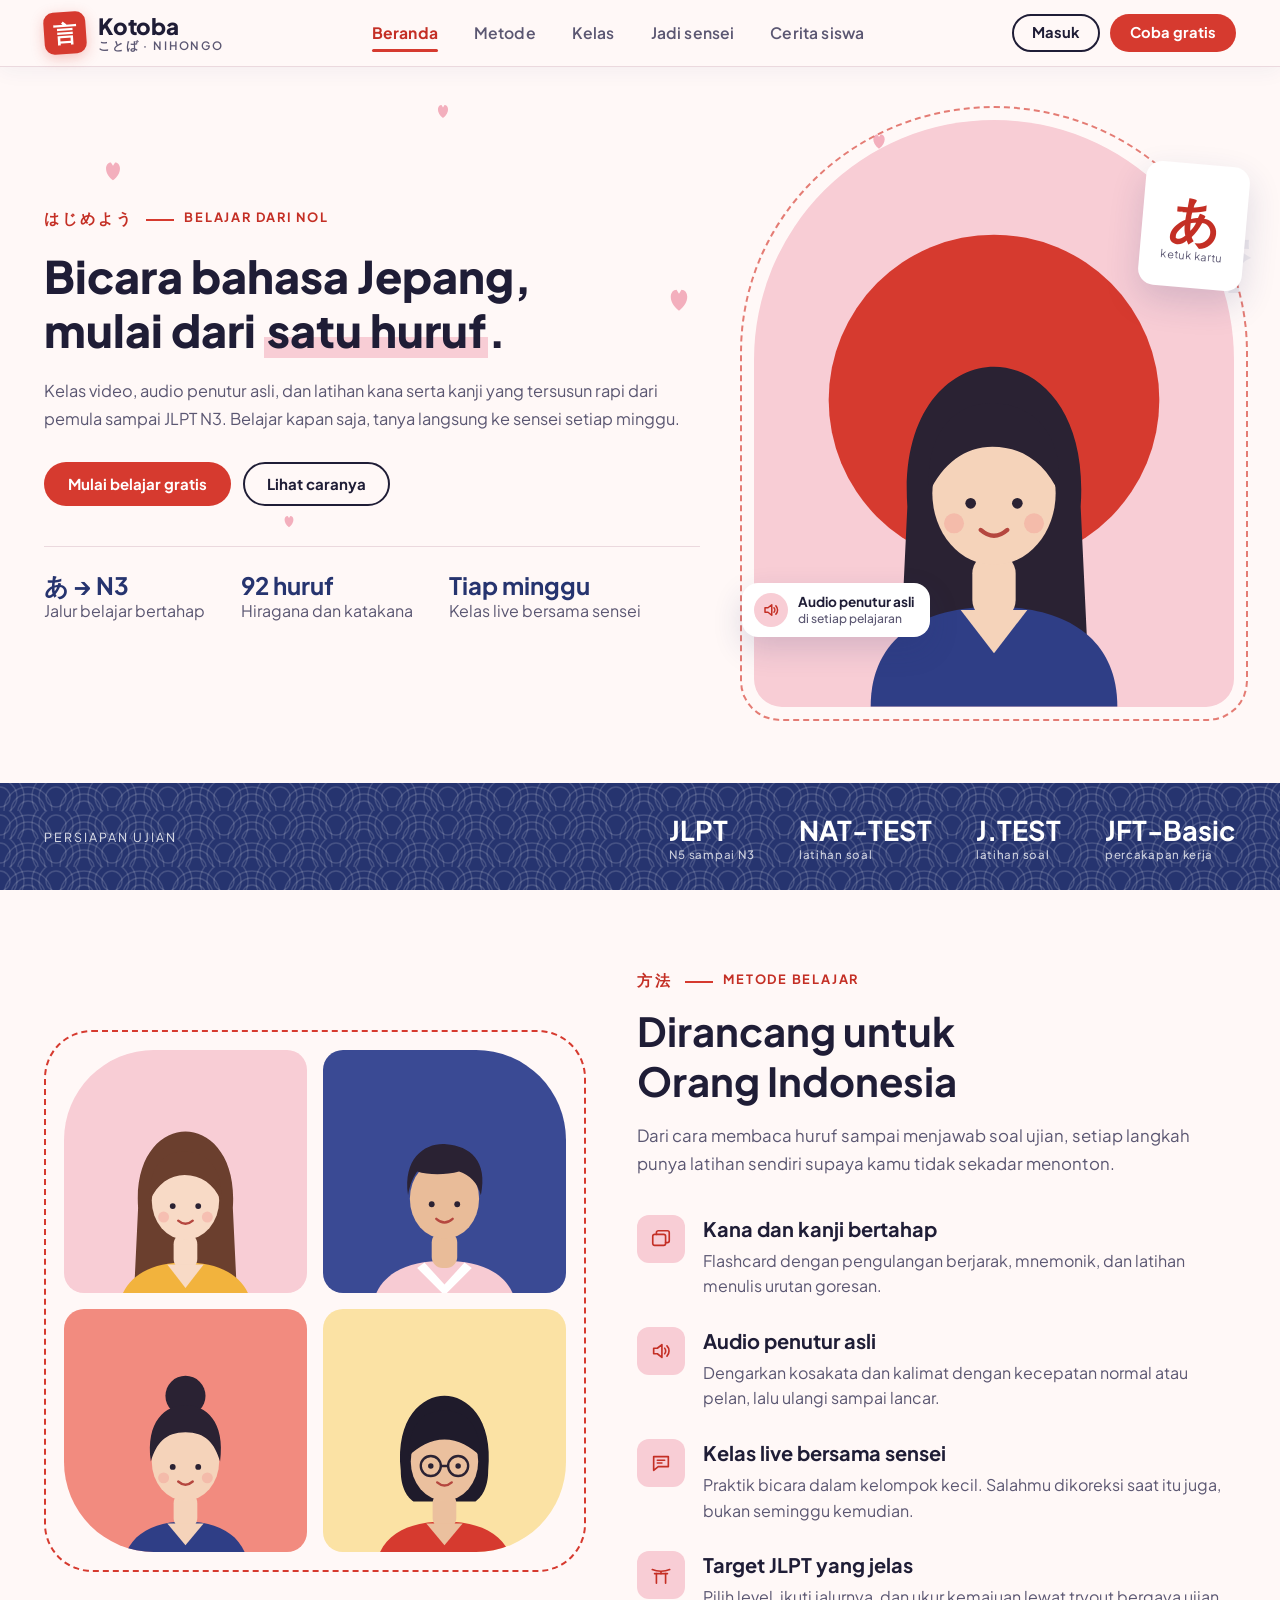
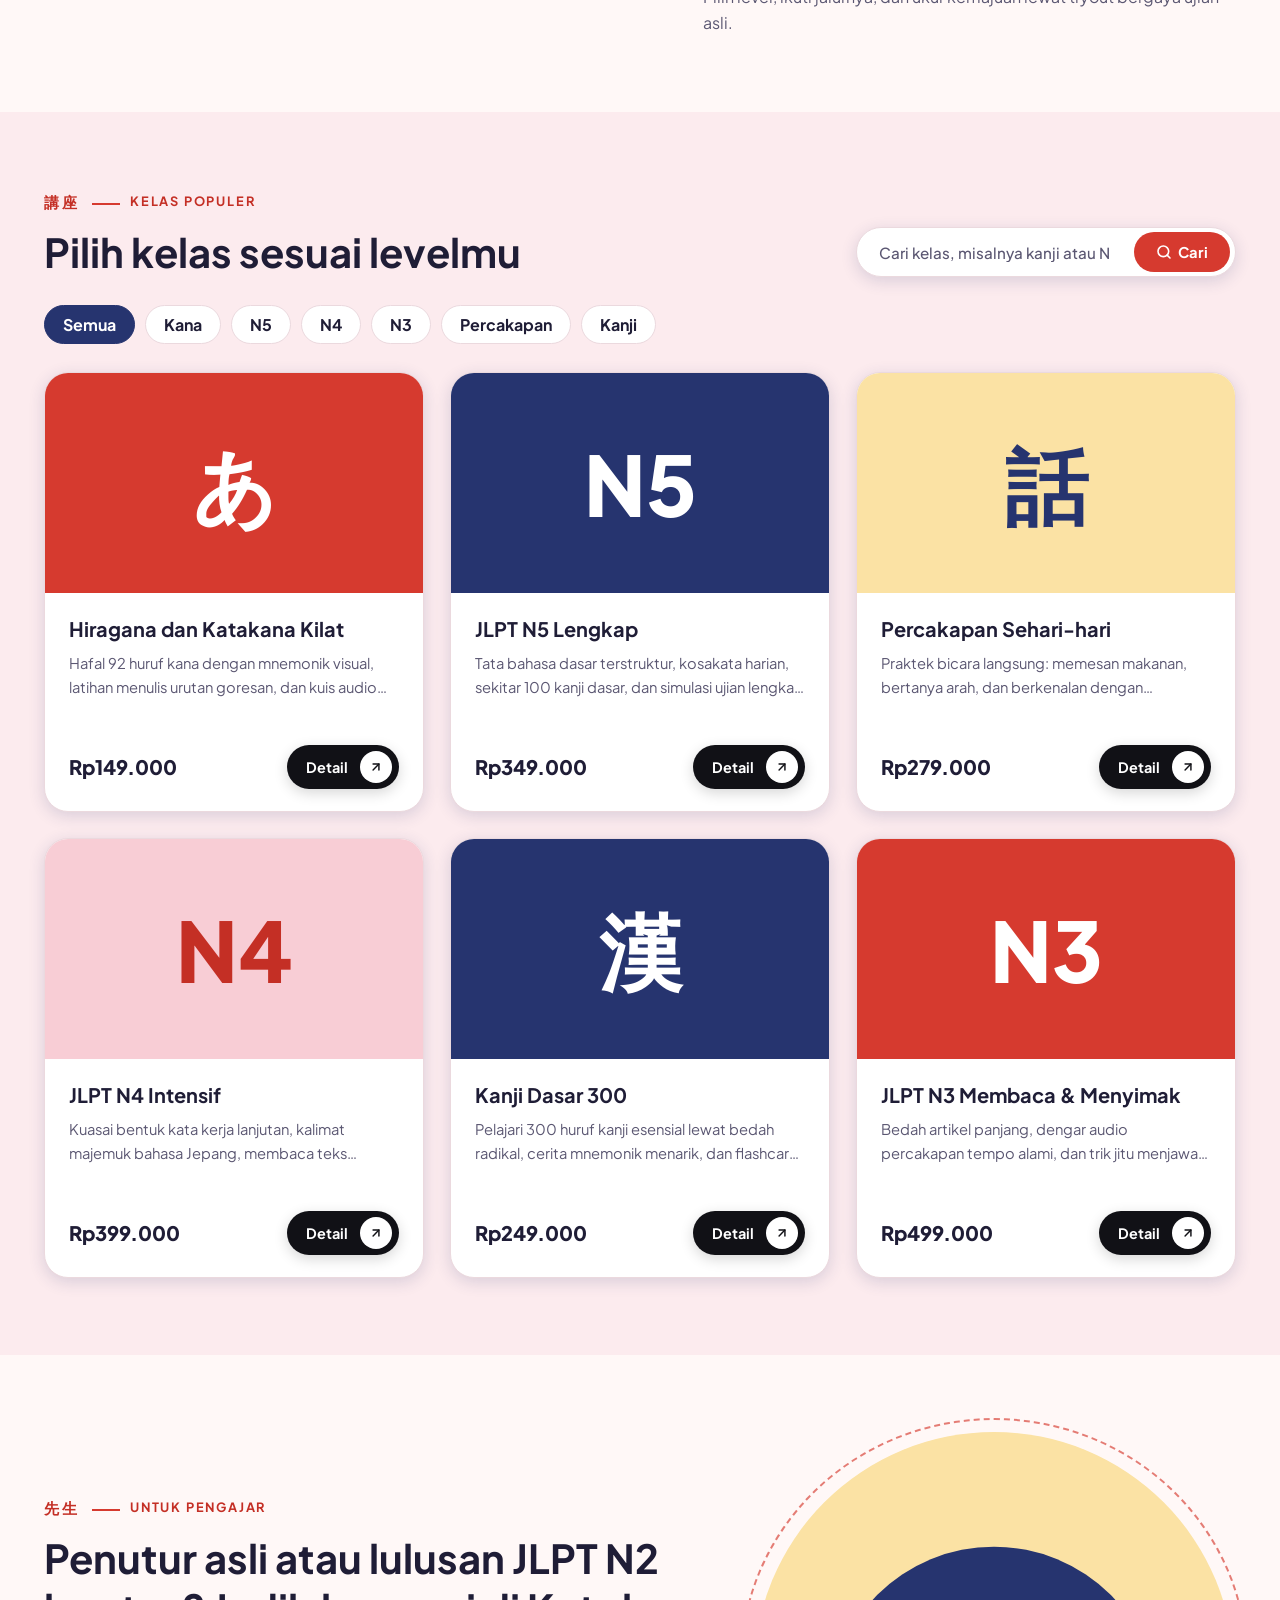
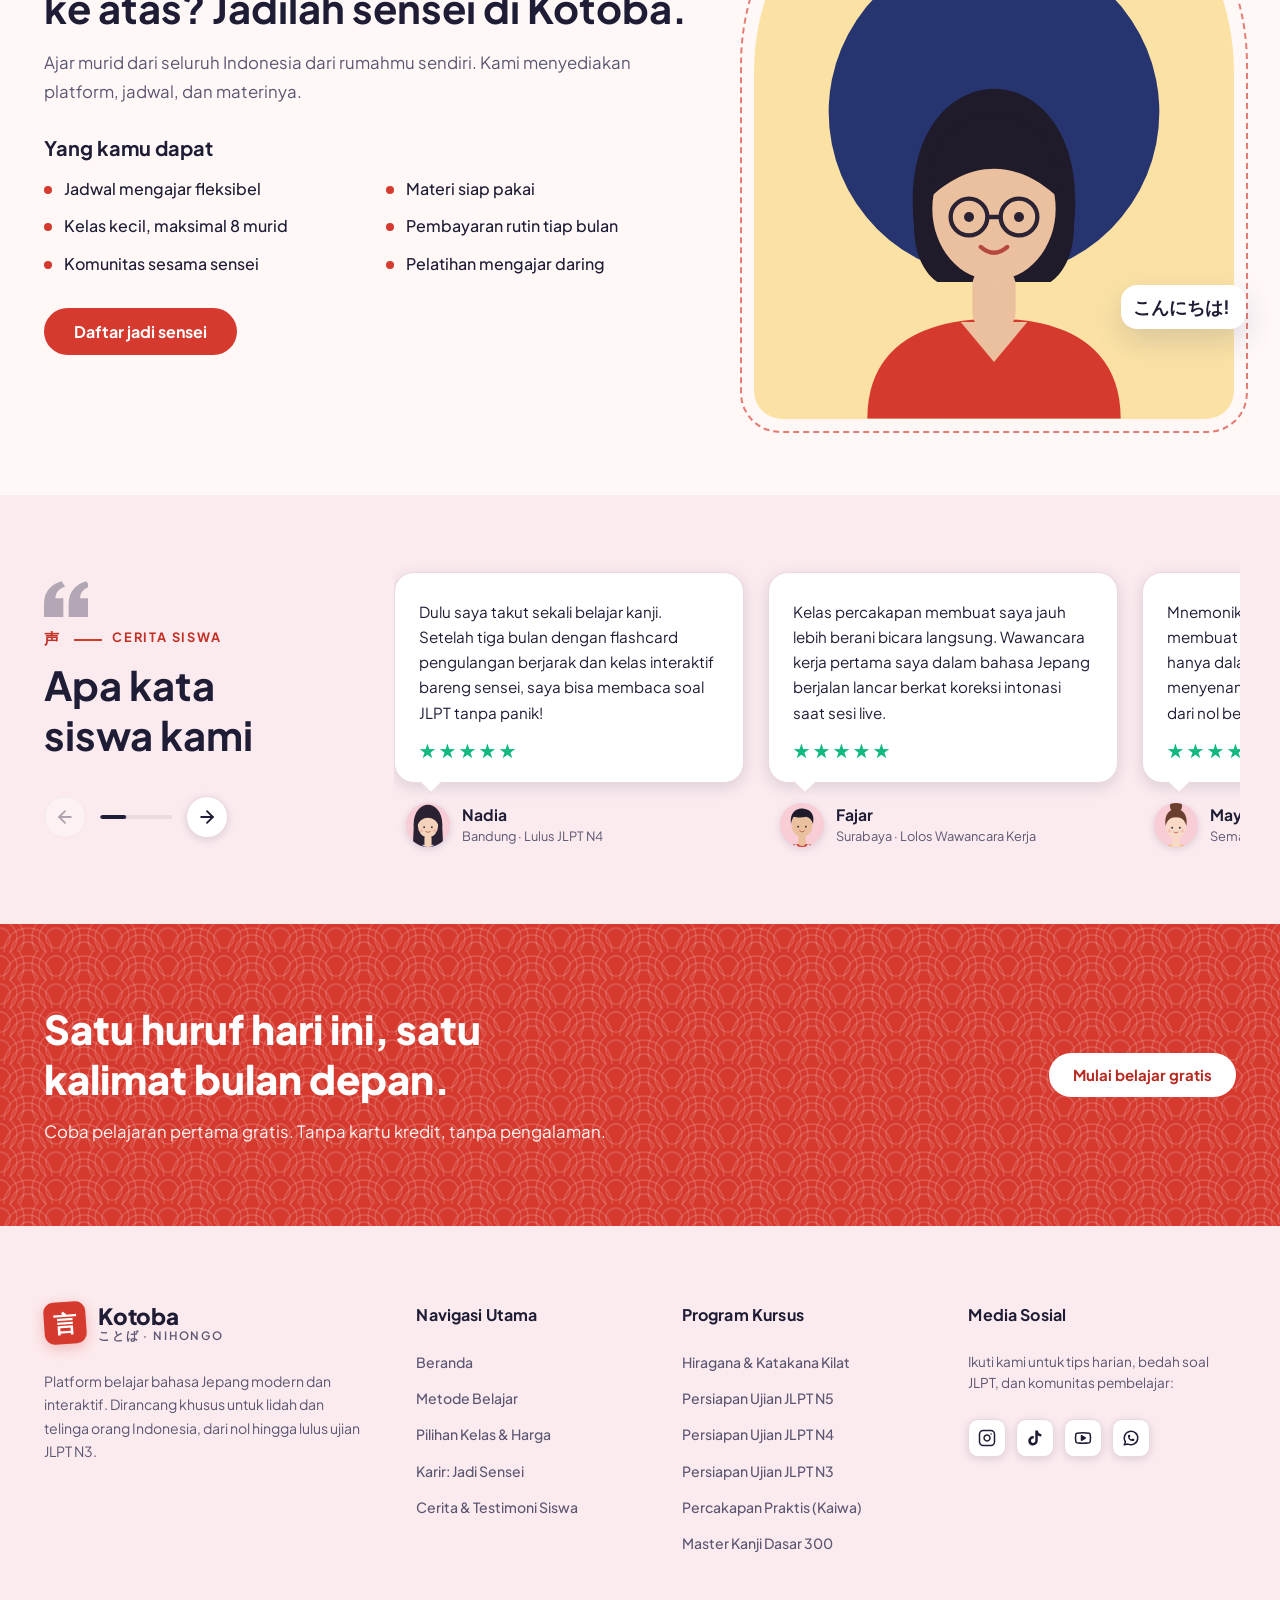
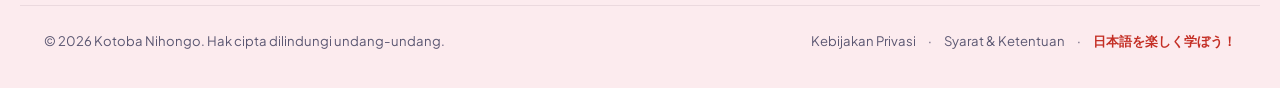
<file: index.html>
<!doctype html>
<html lang="id">

<head>
    <meta charset="utf-8">
    <meta name="viewport" content="width=device-width, initial-scale=1.0">
    <title>Kotoba Nihongo</title>

    <!-- Google Fonts: Plus Jakarta Sans -->
    <link rel="preconnect" href="https://fonts.googleapis.com">
    <link rel="preconnect" href="https://fonts.gstatic.com" crossorigin>
    <link
        href="https://fonts.googleapis.com/css2?family=Plus+Jakarta+Sans:ital,wght@0,400;0,500;0,600;0,700;0,800;1,400;1,700&display=swap"
        rel="stylesheet">

    <!-- File CSS Terhubung -->
    <link rel="stylesheet" href="style.css">
</head>

<body>
    <svg width="0" height="0" style="position:absolute" aria-hidden="true" focusable="false">
        <defs>
            <path id="petal" d="M0 12C-14 2-12-14-3-14L0-9 3-14C12-14 14 2 0 12Z" />
            <symbol id="p1" viewBox="0 0 200 240">
                <path d="M48 120C44 62 74 36 100 36s56 26 52 84l4 84H44z" fill="var(--hair)" />
                <path d="M26 240c0-42 32-60 74-60s74 18 74 60z" fill="var(--top)" />
                <rect x="87" y="148" width="26" height="40" rx="12" fill="var(--skin)" />
                <path d="M80 182l20 26 20-26z" fill="var(--skin)" />
                <ellipse cx="100" cy="112" rx="37" ry="43" fill="var(--skin)" />
                <path d="M61 112C58 72 80 56 102 58c24 2 40 20 37 54c-8-18-22-28-40-28c-16 0-30 10-38 28z"
                    fill="var(--hair)" />
                <circle cx="86" cy="118" r="3.2" fill="#2B2233" />
                <circle cx="114" cy="118" r="3.2" fill="#2B2233" />
                <path d="M92 134q8 7 16 0" stroke="#B5473F" stroke-width="2.6" fill="none" stroke-linecap="round" />
                <circle cx="76" cy="130" r="6" fill="#F08C8C" opacity=".35" />
                <circle cx="124" cy="130" r="6" fill="#F08C8C" opacity=".35" />
            </symbol>
            <symbol id="p2" viewBox="0 0 200 240">
                <path d="M20 240c0-44 34-62 80-62s80 18 80 62z" fill="var(--top)" />
                <rect x="86" y="146" width="28" height="40" rx="12" fill="var(--skin)" />
                <path d="M78 180l22 24 22-24 8 6-30 30-30-30z" fill="#fff" />
                <ellipse cx="100" cy="110" rx="38" ry="44" fill="var(--skin)" />
                <path d="M60 106C54 64 80 48 102 50c26 2 46 18 38 56c-4-14-12-22-24-26c-14 4-34 4-46 0c-4 6-8 14-10 26z"
                    fill="var(--hair)" />
                <circle cx="86" cy="116" r="3.2" fill="#2B2233" />
                <circle cx="114" cy="116" r="3.2" fill="#2B2233" />
                <path d="M91 132q9 8 18 0" stroke="#B5473F" stroke-width="2.6" fill="none" stroke-linecap="round" />
            </symbol>
            <symbol id="p3" viewBox="0 0 200 240">
                <circle cx="100" cy="42" r="22" fill="var(--hair)" />
                <path d="M30 240c0-42 30-60 70-60s70 18 70 60z" fill="var(--top)" />
                <rect x="87" y="148" width="26" height="40" rx="12" fill="var(--skin)" />
                <path d="M80 182l20 24 20-24z" fill="var(--skin)" />
                <ellipse cx="100" cy="114" rx="37" ry="43" fill="var(--skin)" />
                <path d="M62 114C56 70 78 52 100 52s44 18 38 62c-6-20-16-32-38-32c-22 0-32 12-38 32z"
                    fill="var(--hair)" />
                <circle cx="86" cy="120" r="3.2" fill="#2B2233" />
                <circle cx="114" cy="120" r="3.2" fill="#2B2233" />
                <path d="M92 136q8 7 16 0" stroke="#B5473F" stroke-width="2.6" fill="none" stroke-linecap="round" />
                <circle cx="76" cy="132" r="6" fill="#F08C8C" opacity=".35" />
                <circle cx="124" cy="132" r="6" fill="#F08C8C" opacity=".35" />
            </symbol>
            <symbol id="p4" viewBox="0 0 200 240">
                <path d="M52 124C46 66 76 42 100 42s54 24 48 82c0 20-8 30-14 34H66c-6-4-14-14-14-34z"
                    fill="var(--hair)" />
                <path d="M24 240c0-44 34-60 76-60s76 16 76 60z" fill="var(--top)" />
                <rect x="87" y="148" width="26" height="40" rx="12" fill="var(--skin)" />
                <path d="M80 182l20 24 20-24z" fill="var(--skin)" />
                <ellipse cx="100" cy="114" rx="37" ry="43" fill="var(--skin)" />
                <path d="M61 108C60 70 80 58 100 58s40 12 39 50c-10-10-24-18-39-18s-29 8-39 18z" fill="var(--hair)" />
                <circle cx="85" cy="119" r="3" fill="#2B2233" />
                <circle cx="115" cy="119" r="3" fill="#2B2233" />
                <g fill="none" stroke="#2B2233" stroke-width="2.6">
                    <circle cx="85" cy="119" r="11" />
                    <circle cx="115" cy="119" r="11" />
                    <path d="M96 119h8" />
                </g>
                <path d="M92 137q8 7 16 0" stroke="#B5473F" stroke-width="2.6" fill="none" stroke-linecap="round" />
            </symbol>
        </defs>
    </svg>

    <header class="wrap nav">
        <a class="logo" href="index.html" aria-label="Kotoba Nihongo">
            <span class="seal" aria-hidden="true">言</span>
            <span class="logo-text"><b>Kotoba</b><small>ことば · NIHONGO</small></span>
        </a>
        <nav class="links" id="nav-menu" aria-label="Menu utama">
            <a href="index.html" class="active">Beranda</a>
            <a href="metode.html">Metode</a>
            <a href="kelas.html">Kelas</a>
            <a href="sensei.html">Jadi sensei</a>
            <a href="cerita.html">Cerita siswa</a>
            <div class="mobile-cta">
                <a class="btn btn-line" href="kelas.html">Masuk</a>
                <a class="btn btn-shu" href="kelas.html">Coba gratis</a>
            </div>
        </nav>
        <div class="nav-actions">
            <div class="nav-cta">
                <a class="btn btn-line" href="kelas.html">Masuk</a>
                <a class="btn btn-shu" href="kelas.html">Coba gratis</a>
            </div>
            <button class="nav-toggle" id="nav-toggle" type="button" aria-label="Buka navigasi" aria-expanded="false"
                aria-controls="nav-menu">
                <span class="bar"></span>
                <span class="bar"></span>
                <span class="bar"></span>
            </button>
        </div>
    </header>

    <main id="top">
        <section class="hero" aria-labelledby="hero-title">
            <div class="watermark" aria-hidden="true">日本語</div>
            <svg class="petal" style="--x:8%;--y:12%;--s:22px;--d:16s;--delay:0s" viewBox="-16 -16 32 32"
                aria-hidden="true">
                <use href="#petal" />
            </svg>
            <svg class="petal" style="--x:34%;--y:4%;--s:16px;--d:19s;--delay:-6s" viewBox="-16 -16 32 32"
                aria-hidden="true">
                <use href="#petal" />
            </svg>
            <svg class="petal" style="--x:52%;--y:30%;--s:26px;--d:15s;--delay:-3s" viewBox="-16 -16 32 32"
                aria-hidden="true">
                <use href="#petal" />
            </svg>
            <svg class="petal" style="--x:68%;--y:8%;--s:18px;--d:21s;--delay:-11s" viewBox="-16 -16 32 32"
                aria-hidden="true">
                <use href="#petal" />
            </svg>
            <svg class="petal" style="--x:88%;--y:40%;--s:24px;--d:17s;--delay:-8s" viewBox="-16 -16 32 32"
                aria-hidden="true">
                <use href="#petal" />
            </svg>
            <svg class="petal" style="--x:22%;--y:62%;--s:14px;--d:20s;--delay:-14s" viewBox="-16 -16 32 32"
                aria-hidden="true">
                <use href="#petal" />
            </svg>
            <div class="wrap hero-grid">
                <div>
                    <span class="eyebrow"><span class="jp">はじめよう</span>Belajar dari nol</span>
                    <h1 id="hero-title">Bicara bahasa Jepang, mulai dari <em>satu huruf</em>.</h1>
                    <p class="lead">Kelas video, audio penutur asli, dan latihan kana serta kanji yang tersusun rapi
                        dari pemula sampai JLPT N3. Belajar kapan saja, tanya langsung ke sensei setiap minggu.</p>
                    <div class="hero-actions">
                        <a class="btn btn-shu" href="kelas.html">Mulai belajar gratis</a>
                        <a class="btn btn-line" href="metode.html">Lihat caranya</a>
                    </div>
                    <div class="facts">
                        <div><b>あ → N3</b><span>Jalur belajar bertahap</span></div>
                        <div><b>92 huruf</b><span>Hiragana dan katakana</span></div>
                        <div><b>Tiap minggu</b><span>Kelas live bersama sensei</span></div>
                    </div>
                </div>
                <div class="art">
                    <div class="arch">
                        <svg class="c1" viewBox="0 0 360 440" role="img"
                            aria-label="Ilustrasi siswi yang sedang belajar bahasa Jepang">
                            <circle cx="180" cy="210" r="124" fill="var(--shu)" />
                            <use href="#p1" x="55" y="140" width="250" height="300" />
                        </svg>
                    </div>
                    <button class="kana" id="kana" type="button" aria-live="polite"
                        aria-label="Kartu kana. Ketuk untuk membalik">
                        <span class="g" id="kana-g">あ</span>
                        <span class="hint" id="kana-h">ketuk kartu</span>
                    </button>
                    <div class="badge badge-audio">
                        <i aria-hidden="true"><svg width="18" height="18" viewBox="0 0 24 24" fill="none"
                                stroke="currentColor" stroke-width="2" stroke-linecap="round" stroke-linejoin="round">
                                <path d="M4 9v6h4l5 4V5L8 9H4z" />
                                <path d="M16 9c1.5 1.5 1.5 4.5 0 6M18.5 6.5c3 3 3 8 0 11" />
                            </svg></i>
                        <span>Audio penutur asli<small>di setiap pelajaran</small></span>
                    </div>
                </div>
            </div>
        </section>

        <section class="band exams" aria-label="Ujian yang disiapkan">
            <div class="wrap">
                <span class="label">Persiapan ujian</span>
                <ul>
                    <li>JLPT<span>N5 sampai N3</span></li>
                    <li>NAT-TEST<span>latihan soal</span></li>
                    <li>J.TEST<span>latihan soal</span></li>
                    <li>JFT-Basic<span>percakapan kerja</span></li>
                </ul>
            </div>
        </section>

        <section class="section" id="metode" aria-labelledby="metode-title">
            <div class="wrap method-grid">
                <div class="tiles" role="img" aria-label="Empat ilustrasi siswa dan sensei Kotoba">
                    <div class="tile"><svg class="c3" viewBox="0 0 200 200">
                            <use href="#p1" x="25" y="40" width="150" height="180" />
                        </svg></div>
                    <div class="tile"><svg class="c4" viewBox="0 0 200 200">
                            <use href="#p2" x="25" y="40" width="150" height="180" />
                        </svg></div>
                    <div class="tile"><svg class="c1" viewBox="0 0 200 200">
                            <use href="#p3" x="25" y="40" width="150" height="180" />
                        </svg></div>
                    <div class="tile"><svg class="c2" viewBox="0 0 200 200">
                            <use href="#p4" x="25" y="40" width="150" height="180" />
                        </svg></div>
                </div>
                <div>
                    <span class="eyebrow"><span class="jp">方法</span>Metode belajar</span>
                    <h2 class="h2" id="metode-title">Dirancang untuk Orang Indonesia</h2>
                    <p class="lead">Dari cara membaca huruf sampai menjawab soal ujian, setiap langkah punya latihan
                        sendiri supaya kamu tidak sekadar menonton.</p>
                    <div class="feats">
                        <div class="feat">
                            <span class="ic" aria-hidden="true"><svg width="26" height="26" viewBox="0 0 24 24"
                                    fill="none" stroke="currentColor" stroke-width="1.8" stroke-linecap="round"
                                    stroke-linejoin="round">
                                    <rect x="3" y="7" width="14" height="12" rx="2" />
                                    <path d="M7 7V5a2 2 0 0 1 2-2h10a2 2 0 0 1 2 2v9a2 2 0 0 1-2 2h-2" />
                                </svg></span>
                            <div>
                                <h3>Kana dan kanji bertahap</h3>
                                <p>Flashcard dengan pengulangan berjarak, mnemonik, dan latihan menulis urutan goresan.
                                </p>
                            </div>
                        </div>
                        <div class="feat">
                            <span class="ic" aria-hidden="true"><svg width="26" height="26" viewBox="0 0 24 24"
                                    fill="none" stroke="currentColor" stroke-width="1.8" stroke-linecap="round"
                                    stroke-linejoin="round">
                                    <path d="M4 9v6h4l5 4V5L8 9H4z" />
                                    <path d="M16 9c1.5 1.5 1.5 4.5 0 6M18.5 6.5c3 3 3 8 0 11" />
                                </svg></span>
                            <div>
                                <h3>Audio penutur asli</h3>
                                <p>Dengarkan kosakata dan kalimat dengan kecepatan normal atau pelan, lalu ulangi sampai
                                    lancar.</p>
                            </div>
                        </div>
                        <div class="feat">
                            <span class="ic" aria-hidden="true"><svg width="26" height="26" viewBox="0 0 24 24"
                                    fill="none" stroke="currentColor" stroke-width="1.8" stroke-linecap="round"
                                    stroke-linejoin="round">
                                    <path d="M4 5h16v11H9l-5 4V5z" />
                                    <path d="M8 9h8M8 12h5" />
                                </svg></span>
                            <div>
                                <h3>Kelas live bersama sensei</h3>
                                <p>Praktik bicara dalam kelompok kecil. Salahmu dikoreksi saat itu juga, bukan seminggu
                                    kemudian.</p>
                            </div>
                        </div>
                        <div class="feat">
                            <span class="ic" aria-hidden="true"><svg width="26" height="26" viewBox="0 0 24 24"
                                    fill="none" stroke="currentColor" stroke-width="1.8" stroke-linecap="round"
                                    stroke-linejoin="round">
                                    <path d="M2.5 6C8 8.5 16 8.5 21.5 6" />
                                    <path d="M5 10.5h14" />
                                    <path d="M7 10.5V21M17 10.5V21M12 8.5v2" />
                                </svg></span>
                            <div>
                                <h3>Target JLPT yang jelas</h3>
                                <p>Pilih level, ikuti jalurnya, dan ukur kemajuan lewat tryout bergaya ujian asli.</p>
                            </div>
                        </div>
                    </div>
                </div>
            </div>
        </section>

        <section class="section courses" id="kelas" aria-labelledby="kelas-title">
            <div class="wrap">
                <div class="courses-head">
                    <div>
                        <span class="eyebrow"><span class="jp">講座</span>Kelas populer</span>
                        <h2 class="h2" id="kelas-title">Pilih kelas sesuai levelmu</h2>
                    </div>
                    <div class="courses-filter-bar">
                        <div class="category-dropdown-wrap">
                            <label for="level-select" hidden>Pilih Kategori</label>
                            <select class="category-select" id="level-select" aria-label="Pilih kategori kelas">
                                <option value="all">Semua Kategori</option>
                                <option value="kana">Kana</option>
                                <option value="n5">JLPT N5</option>
                                <option value="n4">JLPT N4</option>
                                <option value="n3">JLPT N3</option>
                                <option value="percakapan">Percakapan</option>
                                <option value="kanji">Kanji</option>
                            </select>
                            <span class="select-chevron" aria-hidden="true">
                                <svg width="15" height="15" viewBox="0 0 24 24" fill="none" stroke="currentColor"
                                    stroke-width="2.5" stroke-linecap="round" stroke-linejoin="round">
                                    <path d="m6 9 6 6 6-6" />
                                </svg>
                            </span>
                        </div>
                        <form class="search" id="search" role="search">
                            <label for="q" hidden>Cari kelas</label>
                            <input id="q" type="search" placeholder="Cari kelas, misalnya kanji atau N4"
                                autocomplete="off">
                            <button class="btn btn-shu" type="submit" aria-label="Cari kelas">
                                <svg class="search-btn-icon" width="16" height="16" viewBox="0 0 24 24" fill="none"
                                    stroke="currentColor" stroke-width="2.4" stroke-linecap="round"
                                    stroke-linejoin="round" aria-hidden="true">
                                    <circle cx="11" cy="11" r="8" />
                                    <path d="m21 21-4.3-4.3" />
                                </svg>
                                <span class="search-btn-text">Cari</span>
                            </button>
                        </form>
                    </div>
                </div>
                <div class="chips" role="group" aria-label="Filter level">
                    <button class="chip" type="button" data-level="all" aria-pressed="true">Semua</button>
                    <button class="chip" type="button" data-level="kana" aria-pressed="false">Kana</button>
                    <button class="chip" type="button" data-level="n5" aria-pressed="false">N5</button>
                    <button class="chip" type="button" data-level="n4" aria-pressed="false">N4</button>
                    <button class="chip" type="button" data-level="n3" aria-pressed="false">N3</button>
                    <button class="chip" type="button" data-level="percakapan" aria-pressed="false">Percakapan</button>
                    <button class="chip" type="button" data-level="kanji" aria-pressed="false">Kanji</button>
                </div>
                <div class="grid" id="grid">
                    <article class="course" data-level="kana">
                        <div class="glyph t-shu" aria-hidden="true"><span class="glyph-char">あ</span></div>
                        <div class="course-body">
                            <h3>Hiragana dan Katakana Kilat</h3>
                            <p>Hafal 92 huruf kana dengan mnemonik visual, latihan menulis urutan goresan, dan kuis audio interaktif.</p>
                            <div class="course-foot">
                                <span class="price">Rp149.000</span>
                                <a href="kelas.html" class="btn-detail" aria-label="Detail kelas Hiragana dan Katakana Kilat">
                                    <span>Detail</span>
                                    <span class="btn-detail-icon" aria-hidden="true">
                                        <svg width="14" height="14" viewBox="0 0 24 24" fill="none" stroke="currentColor" stroke-width="2.5" stroke-linecap="round" stroke-linejoin="round">
                                            <line x1="7" y1="17" x2="17" y2="7"></line>
                                            <polyline points="7 7 17 7 17 17"></polyline>
                                        </svg>
                                    </span>
                                </a>
                            </div>
                        </div>
                    </article>
                    <article class="course" data-level="n5">
                        <div class="glyph t-indigo" aria-hidden="true"><span class="glyph-char">N5</span></div>
                        <div class="course-body">
                            <h3>JLPT N5 Lengkap</h3>
                            <p>Tata bahasa dasar terstruktur, kosakata harian, sekitar 100 kanji dasar, dan simulasi ujian lengkap dengan pembahasan.</p>
                            <div class="course-foot">
                                <span class="price">Rp349.000</span>
                                <a href="kelas.html" class="btn-detail" aria-label="Detail kelas JLPT N5 Lengkap">
                                    <span>Detail</span>
                                    <span class="btn-detail-icon" aria-hidden="true">
                                        <svg width="14" height="14" viewBox="0 0 24 24" fill="none" stroke="currentColor" stroke-width="2.5" stroke-linecap="round" stroke-linejoin="round">
                                            <line x1="7" y1="17" x2="17" y2="7"></line>
                                            <polyline points="7 7 17 7 17 17"></polyline>
                                        </svg>
                                    </span>
                                </a>
                            </div>
                        </div>
                    </article>
                    <article class="course" data-level="percakapan">
                        <div class="glyph t-kinari" aria-hidden="true"><span class="glyph-char">話</span></div>
                        <div class="course-body">
                            <h3>Percakapan Sehari-hari</h3>
                            <p>Praktek bicara langsung: memesan makanan, bertanya arah, dan berkenalan dengan bimbingan sensei penutur asli.</p>
                            <div class="course-foot">
                                <span class="price">Rp279.000</span>
                                <a href="kelas.html" class="btn-detail" aria-label="Detail kelas Percakapan Sehari-hari">
                                    <span>Detail</span>
                                    <span class="btn-detail-icon" aria-hidden="true">
                                        <svg width="14" height="14" viewBox="0 0 24 24" fill="none" stroke="currentColor" stroke-width="2.5" stroke-linecap="round" stroke-linejoin="round">
                                            <line x1="7" y1="17" x2="17" y2="7"></line>
                                            <polyline points="7 7 17 7 17 17"></polyline>
                                        </svg>
                                    </span>
                                </a>
                            </div>
                        </div>
                    </article>
                    <article class="course" data-level="n4">
                        <div class="glyph t-sakura" aria-hidden="true"><span class="glyph-char">N4</span></div>
                        <div class="course-body">
                            <h3>JLPT N4 Intensif</h3>
                            <p>Kuasai bentuk kata kerja lanjutan, kalimat majemuk bahasa Jepang, membaca teks pendek, dan latihan tryout berkala.</p>
                            <div class="course-foot">
                                <span class="price">Rp399.000</span>
                                <a href="kelas.html" class="btn-detail" aria-label="Detail kelas JLPT N4 Intensif">
                                    <span>Detail</span>
                                    <span class="btn-detail-icon" aria-hidden="true">
                                        <svg width="14" height="14" viewBox="0 0 24 24" fill="none" stroke="currentColor" stroke-width="2.5" stroke-linecap="round" stroke-linejoin="round">
                                            <line x1="7" y1="17" x2="17" y2="7"></line>
                                            <polyline points="7 7 17 7 17 17"></polyline>
                                        </svg>
                                    </span>
                                </a>
                            </div>
                        </div>
                    </article>
                    <article class="course" data-level="kanji">
                        <div class="glyph t-indigo" aria-hidden="true"><span class="glyph-char">漢</span></div>
                        <div class="course-body">
                            <h3>Kanji Dasar 300</h3>
                            <p>Pelajari 300 huruf kanji esensial lewat bedah radikal, cerita mnemonik menarik, dan flashcard pengulangan berjarak.</p>
                            <div class="course-foot">
                                <span class="price">Rp249.000</span>
                                <a href="kelas.html" class="btn-detail" aria-label="Detail kelas Kanji Dasar 300">
                                    <span>Detail</span>
                                    <span class="btn-detail-icon" aria-hidden="true">
                                        <svg width="14" height="14" viewBox="0 0 24 24" fill="none" stroke="currentColor" stroke-width="2.5" stroke-linecap="round" stroke-linejoin="round">
                                            <line x1="7" y1="17" x2="17" y2="7"></line>
                                            <polyline points="7 7 17 7 17 17"></polyline>
                                        </svg>
                                    </span>
                                </a>
                            </div>
                        </div>
                    </article>
                    <article class="course" data-level="n3">
                        <div class="glyph t-shu" aria-hidden="true"><span class="glyph-char">N3</span></div>
                        <div class="course-body">
                            <h3>JLPT N3 Membaca & Menyimak</h3>
                            <p>Bedah artikel panjang, dengar audio percakapan tempo alami, dan trik jitu menjawab soal untuk target lulus N3.</p>
                            <div class="course-foot">
                                <span class="price">Rp499.000</span>
                                <a href="kelas.html" class="btn-detail" aria-label="Detail kelas JLPT N3 Membaca dan Menyimak">
                                    <span>Detail</span>
                                    <span class="btn-detail-icon" aria-hidden="true">
                                        <svg width="14" height="14" viewBox="0 0 24 24" fill="none" stroke="currentColor" stroke-width="2.5" stroke-linecap="round" stroke-linejoin="round">
                                            <line x1="7" y1="17" x2="17" y2="7"></line>
                                            <polyline points="7 7 17 7 17 17"></polyline>
                                        </svg>
                                    </span>
                                </a>
                            </div>
                        </div>
                    </article>
                </div>
                <p class="empty" id="empty" hidden>Belum ada kelas yang cocok. Coba kata kunci lain atau pilih Semua.
                </p>
            </div>
        </section>

        <section class="section sensei" id="sensei" aria-labelledby="sensei-title">
            <div class="wrap sensei-grid">
                <div>
                    <span class="eyebrow"><span class="jp">先生</span>Untuk pengajar</span>
                    <h2 class="h2" id="sensei-title">Penutur asli atau lulusan JLPT N2 ke atas? Jadilah sensei di
                        Kotoba.</h2>
                    <p class="lead">Ajar murid dari seluruh Indonesia dari rumahmu sendiri. Kami menyediakan platform,
                        jadwal, dan materinya.</p>
                    <h3 class="perks-title">Yang kamu dapat</h3>
                    <ul class="perks">
                        <li>Jadwal mengajar fleksibel</li>
                        <li>Materi siap pakai</li>
                        <li>Kelas kecil, maksimal 8 murid</li>
                        <li>Pembayaran rutin tiap bulan</li>
                        <li>Komunitas sesama sensei</li>
                        <li>Pelatihan mengajar daring</li>
                    </ul>
                    <a class="btn btn-shu" href="sensei.html">Daftar jadi sensei</a>
                </div>
                <div class="art sensei-art">
                    <div class="arch" style="background:var(--kinari)">
                        <svg class="c2" viewBox="0 0 360 440" role="img" aria-label="Ilustrasi sensei berkacamata">
                            <circle cx="180" cy="210" r="124" fill="#26346F" />
                            <use href="#p4" x="55" y="140" width="250" height="300" />
                        </svg>
                    </div>
                    <div class="badge badge-hello">こんにちは!</div>
                </div>
            </div>
        </section>

        <section class="section stories" id="cerita" aria-labelledby="cerita-title">
            <div class="wrap stories-layout">
                <div class="stories-intro">
                    <div class="quote-badge" aria-hidden="true">
                        <svg width="44" height="36" viewBox="0 0 32 26" fill="currentColor">
                            <path d="M0 16.25C0 7.28 5.76 1.82 12.8 0l2.56 3.9C10.88 5.46 8.32 8.58 8.32 12.48H14.08V26H0V16.25ZM17.92 16.25C17.92 7.28 23.68 1.82 30.72 0l2.56 3.9c-4.48 1.56-7.04 4.68-7.04 8.58H32V26H17.92V16.25Z"/>
                        </svg>
                    </div>
                    <span class="eyebrow"><span class="jp">声</span>Cerita siswa</span>
                    <h2 class="h2 stories-title" id="cerita-title">Apa kata siswa kami</h2>
                    <div class="carousel-nav" aria-label="Navigasi testimoni">
                        <button class="carousel-btn prev" id="story-prev" type="button" aria-label="Testimoni sebelumnya">
                            <svg width="20" height="20" viewBox="0 0 24 24" fill="none" stroke="currentColor" stroke-width="2.2" stroke-linecap="round" stroke-linejoin="round">
                                <line x1="19" y1="12" x2="5" y2="12"></line>
                                <polyline points="12 19 5 12 12 5"></polyline>
                            </svg>
                        </button>
                        <div class="carousel-tracker" role="progressbar" aria-label="Posisi geser testimoni">
                            <div class="carousel-tracker-thumb" id="story-tracker"></div>
                        </div>
                        <button class="carousel-btn next" id="story-next" type="button" aria-label="Testimoni berikutnya">
                            <svg width="20" height="20" viewBox="0 0 24 24" fill="none" stroke="currentColor" stroke-width="2.2" stroke-linecap="round" stroke-linejoin="round">
                                <line x1="5" y1="12" x2="19" y2="12"></line>
                                <polyline points="12 5 19 12 12 19"></polyline>
                            </svg>
                        </button>
                    </div>
                </div>

                <div class="stories-track-wrap">
                    <div class="stories-slider" id="stories-slider" tabindex="0" role="region" aria-label="Daftar ulasan siswa">
                        <div class="story-card">
                            <div class="speech-bubble">
                                <p class="story-text">Dulu saya takut sekali belajar kanji. Setelah tiga bulan dengan flashcard pengulangan berjarak dan kelas interaktif bareng sensei, saya bisa membaca soal JLPT tanpa panik!</p>
                                <div class="story-rating" aria-label="Rating 5 dari 5 bintang">
                                    <span class="star">★</span><span class="star">★</span><span class="star">★</span><span class="star">★</span><span class="star">★</span>
                                </div>
                            </div>
                            <div class="story-author">
                                <div class="author-avatar av c1">
                                    <svg viewBox="20 30 160 160" aria-hidden="true"><use href="#p1" width="200" height="240" /></svg>
                                </div>
                                <div class="author-info">
                                    <h4 class="author-name">Nadia</h4>
                                    <span class="author-meta">Bandung · Lulus JLPT N4</span>
                                </div>
                            </div>
                        </div>

                        <div class="story-card">
                            <div class="speech-bubble">
                                <p class="story-text">Kelas percakapan membuat saya jauh lebih berani bicara langsung. Wawancara kerja pertama saya dalam bahasa Jepang berjalan lancar berkat koreksi intonasi saat sesi live.</p>
                                <div class="story-rating" aria-label="Rating 5 dari 5 bintang">
                                    <span class="star">★</span><span class="star">★</span><span class="star">★</span><span class="star">★</span><span class="star">★</span>
                                </div>
                            </div>
                            <div class="story-author">
                                <div class="author-avatar av c2">
                                    <svg viewBox="20 30 160 160" aria-hidden="true"><use href="#p2" width="200" height="240" /></svg>
                                </div>
                                <div class="author-info">
                                    <h4 class="author-name">Fajar</h4>
                                    <span class="author-meta">Surabaya · Lolos Wawancara Kerja</span>
                                </div>
                            </div>
                        </div>

                        <div class="story-card">
                            <div class="speech-bubble">
                                <p class="story-text">Mnemonik dan audio penutur aslinya membuat huruf kana menempel di kepala hanya dalam waktu 6 hari. Sangat menyenangkan bagi pemula yang mulai dari nol besar.</p>
                                <div class="story-rating" aria-label="Rating 5 dari 5 bintang">
                                    <span class="star">★</span><span class="star">★</span><span class="star">★</span><span class="star">★</span><span class="star">★</span>
                                </div>
                            </div>
                            <div class="story-author">
                                <div class="author-avatar av c3">
                                    <svg viewBox="20 30 160 160" aria-hidden="true"><use href="#p3" width="200" height="240" /></svg>
                                </div>
                                <div class="author-info">
                                    <h4 class="author-name">Maya</h4>
                                    <span class="author-meta">Semarang · Siswa Percakapan N5</span>
                                </div>
                            </div>
                        </div>

                        <div class="story-card">
                            <div class="speech-bubble">
                                <p class="story-text">Materi tata bahasa dan pembahasannya tersusun rapi. Latihan soalnya sangat mirip dengan format ujian asli, membuat saya percaya diri menghadapi ujian JLPT N3.</p>
                                <div class="story-rating" aria-label="Rating 5 dari 5 bintang">
                                    <span class="star">★</span><span class="star">★</span><span class="star">★</span><span class="star">★</span><span class="star">★</span>
                                </div>
                            </div>
                            <div class="story-author">
                                <div class="author-avatar av c4">
                                    <svg viewBox="20 30 160 160" aria-hidden="true"><use href="#p4" width="200" height="240" /></svg>
                                </div>
                                <div class="author-info">
                                    <h4 class="author-name">Kenji</h4>
                                    <span class="author-meta">Jakarta · Lulus JLPT N3</span>
                                </div>
                            </div>
                        </div>

                        <div class="story-card">
                            <div class="speech-bubble">
                                <p class="story-text">Senseinya sabar dan komunikatif banget! Modul belajarnya praktis dan kelas kecil bikin semua murid dapat giliran bicara. Progres belajarku naik pesat.</p>
                                <div class="story-rating" aria-label="Rating 5 dari 5 bintang">
                                    <span class="star">★</span><span class="star">★</span><span class="star">★</span><span class="star">★</span><span class="star">★</span>
                                </div>
                            </div>
                            <div class="story-author">
                                <div class="author-avatar av c1">
                                    <svg viewBox="20 30 160 160" aria-hidden="true"><use href="#p2" width="200" height="240" /></svg>
                                </div>
                                <div class="author-info">
                                    <h4 class="author-name">Rian</h4>
                                    <span class="author-meta">Yogyakarta · Mulai Dari Nol</span>
                                </div>
                            </div>
                        </div>
                    </div>
                </div>
            </div>
        </section>

        <section class="cta" aria-labelledby="cta-title">
            <div class="wrap">
                <div>
                    <h2 id="cta-title">Satu huruf hari ini, satu kalimat bulan depan.</h2>
                    <p>Coba pelajaran pertama gratis. Tanpa kartu kredit, tanpa pengalaman.</p>
                </div>
                <a class="btn btn-white" href="kelas.html">Mulai belajar gratis</a>
            </div>
        </section>
    </main>

    <footer class="site" role="contentinfo">
        <div class="wrap footer-main">
            <div class="footer-col brand-col">
                <a class="logo" href="index.html" aria-label="Kotoba Nihongo">
                    <span class="seal" aria-hidden="true">言</span>
                    <span class="logo-text"><b>Kotoba</b><small>ことば · NIHONGO</small></span>
                </a>
                <p class="footer-desc">
                    Platform belajar bahasa Jepang modern dan interaktif. Dirancang khusus untuk lidah dan telinga orang
                    Indonesia, dari nol hingga lulus ujian JLPT N3.
                </p>
            </div>

            <div class="footer-col">
                <h4 class="footer-heading">Navigasi Utama</h4>
                <ul class="footer-links">
                    <li><a href="index.html">Beranda</a></li>
                    <li><a href="metode.html">Metode Belajar</a></li>
                    <li><a href="kelas.html">Pilihan Kelas & Harga</a></li>
                    <li><a href="sensei.html">Karir: Jadi Sensei</a></li>
                    <li><a href="cerita.html">Cerita & Testimoni Siswa</a></li>
                </ul>
            </div>

            <div class="footer-col">
                <h4 class="footer-heading">Program Kursus</h4>
                <ul class="footer-links">
                    <li><a href="kelas.html">Hiragana & Katakana Kilat</a></li>
                    <li><a href="kelas.html">Persiapan Ujian JLPT N5</a></li>
                    <li><a href="kelas.html">Persiapan Ujian JLPT N4</a></li>
                    <li><a href="kelas.html">Persiapan Ujian JLPT N3</a></li>
                    <li><a href="kelas.html">Percakapan Praktis (Kaiwa)</a></li>
                    <li><a href="kelas.html">Master Kanji Dasar 300</a></li>
                </ul>
            </div>

            <div class="footer-col">
                <h4 class="footer-heading">Media Sosial</h4>
                <p class="footer-subtext">Ikuti kami untuk tips harian, bedah soal JLPT, dan komunitas pembelajar:</p>
                <div class="footer-social">
                    <a href="https://instagram.com" target="_blank" rel="noopener" class="social-link"
                        aria-label="Instagram Kotoba Nihongo" title="Instagram: @kotobanihongo">
                        <svg width="20" height="20" viewBox="0 0 24 24" fill="none" stroke="currentColor"
                            stroke-width="2" stroke-linecap="round" stroke-linejoin="round">
                            <rect width="20" height="20" x="2" y="2" rx="5" ry="5" />
                            <path d="M16 11.37A4 4 0 1 1 12.63 8 4 4 0 0 1 16 11.37z" />
                            <line x1="17.5" x2="17.51" y1="6.5" y2="6.5" />
                        </svg>
                    </a>
                    <a href="https://tiktok.com" target="_blank" rel="noopener" class="social-link"
                        aria-label="TikTok Kotoba Nihongo" title="TikTok: @kotoba.nihongo">
                        <svg width="20" height="20" viewBox="0 0 24 24" fill="currentColor">
                            <path
                                d="M19.59 6.69a4.83 4.83 0 0 1-3.77-4.25V2h-3.45v13.67a2.89 2.89 0 0 1-5.2 1.74 2.89 2.89 0 0 1 2.31-4.64c.298-.002.595.042.88.13V9.4a6.33 6.33 0 0 0-1-.08A6.34 6.34 0 0 0 3 15.66a6.34 6.34 0 0 0 10.82 4.47 6.27 6.27 0 0 0 1.87-4.47v-7.1a8.16 8.16 0 0 0 4.77 1.52v-3.4a4.85 4.85 0 0 1-.87.01z" />
                        </svg>
                    </a>
                    <a href="https://youtube.com" target="_blank" rel="noopener" class="social-link"
                        aria-label="YouTube Kotoba Nihongo" title="YouTube: Kotoba Nihongo">
                        <svg width="20" height="20" viewBox="0 0 24 24" fill="none" stroke="currentColor"
                            stroke-width="2" stroke-linecap="round" stroke-linejoin="round">
                            <path
                                d="M2.5 17a24.12 24.12 0 0 1 0-10 2 2 0 0 1 1.4-1.4 49.56 49.56 0 0 1 16.2 0A2 2 0 0 1 21.5 7a24.12 24.12 0 0 1 0 10 2 2 0 0 1-1.4 1.4 49.55 49.55 0 0 1-16.2 0A2 2 0 0 1 2.5 17" />
                            <polygon points="10 15 15 12 10 9 10 15" fill="currentColor" />
                        </svg>
                    </a>
                    <a href="https://whatsapp.com" target="_blank" rel="noopener" class="social-link"
                        aria-label="Komunitas WhatsApp Kotoba" title="Komunitas WA: Grup Diskusi & Belajar">
                        <svg width="20" height="20" viewBox="0 0 24 24" fill="none" stroke="currentColor"
                            stroke-width="2" stroke-linecap="round" stroke-linejoin="round">
                            <path d="M3 21l1.65-3.8a9 9 0 1 1 3.4 2.9L3 21" />
                            <path
                                d="M9 10a.5.5 0 0 0 1 0V9a.5.5 0 0 0-1 0v1a5 5 0 0 0 5 5h1a.5.5 0 0 0 0-1h-1a.5.5 0 0 0 0 1" />
                        </svg>
                    </a>
                </div>
            </div>
        </div>

        <div class="wrap footer-bottom">
            <p class="copy">© 2026 Kotoba Nihongo. Hak cipta dilindungi undang-undang.</p>
            <div class="footer-legal">
                <a href="#top">Kebijakan Privasi</a>
                <span>·</span>
                <a href="#top">Syarat & Ketentuan</a>
                <span>·</span>
                <span class="jp-tag">日本語を楽しく学ぼう！</span>
            </div>
        </div>
    </footer>

    <!-- File JavaScript Terhubung -->
    <script src="script.js"></script>
</body>

</html>
</file>
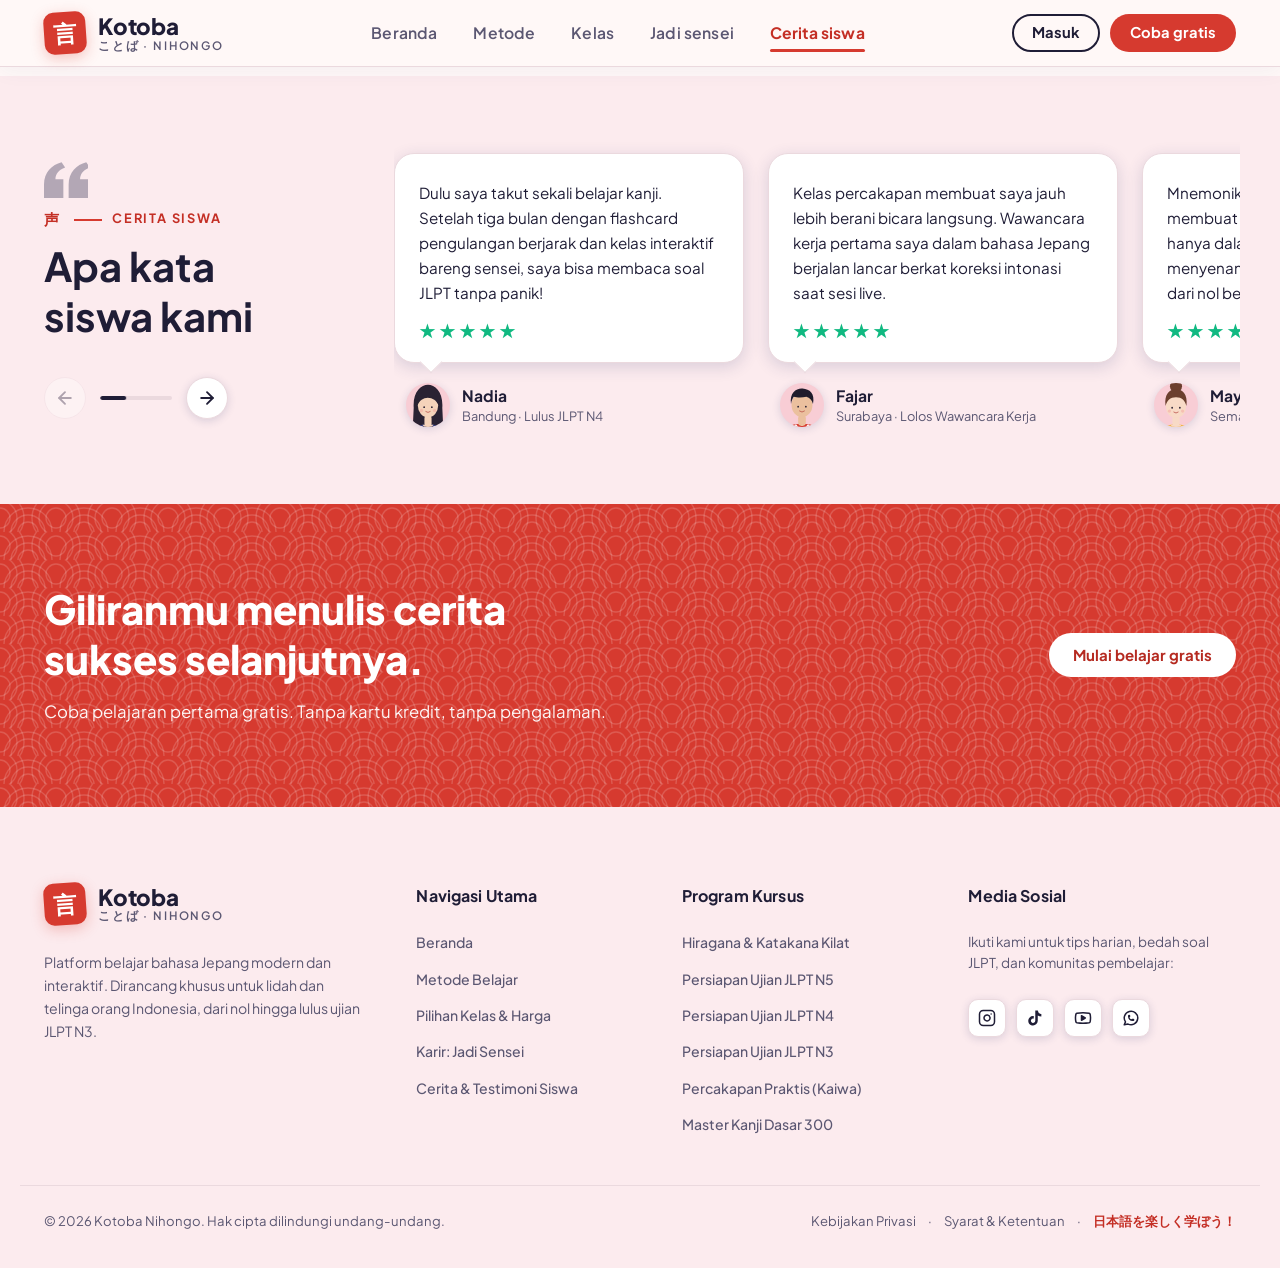
<file: cerita.html>
<!doctype html>
<html lang="id">

<head>
    <meta charset="utf-8">
    <meta name="viewport" content="width=device-width, initial-scale=1.0">
    <title>Cerita Siswa - Kotoba Nihongo</title>

    <!-- Google Fonts: Plus Jakarta Sans -->
    <link rel="preconnect" href="https://fonts.googleapis.com">
    <link rel="preconnect" href="https://fonts.gstatic.com" crossorigin>
    <link href="https://fonts.googleapis.com/css2?family=Plus+Jakarta+Sans:ital,wght@0,400;0,500;0,600;0,700;0,800;1,400;1,700&display=swap" rel="stylesheet">

    <!-- File CSS Terhubung -->
    <link rel="stylesheet" href="style.css">
</head>

<body>
    <svg width="0" height="0" style="position:absolute" aria-hidden="true" focusable="false">
        <defs>
            <path id="petal" d="M0 12C-14 2-12-14-3-14L0-9 3-14C12-14 14 2 0 12Z" />
            <symbol id="p1" viewBox="0 0 200 240">
                <path d="M48 120C44 62 74 36 100 36s56 26 52 84l4 84H44z" fill="var(--hair)" />
                <path d="M26 240c0-42 32-60 74-60s74 18 74 60z" fill="var(--top)" />
                <rect x="87" y="148" width="26" height="40" rx="12" fill="var(--skin)" />
                <path d="M80 182l20 26 20-26z" fill="var(--skin)" />
                <ellipse cx="100" cy="112" rx="37" ry="43" fill="var(--skin)" />
                <path d="M61 112C58 72 80 56 102 58c24 2 40 20 37 54c-8-18-22-28-40-28c-16 0-30 10-38 28z"
                    fill="var(--hair)" />
                <circle cx="86" cy="118" r="3.2" fill="#2B2233" />
                <circle cx="114" cy="118" r="3.2" fill="#2B2233" />
                <path d="M92 134q8 7 16 0" stroke="#B5473F" stroke-width="2.6" fill="none" stroke-linecap="round" />
                <circle cx="76" cy="130" r="6" fill="#F08C8C" opacity=".35" />
                <circle cx="124" cy="130" r="6" fill="#F08C8C" opacity=".35" />
            </symbol>
            <symbol id="p2" viewBox="0 0 200 240">
                <path d="M20 240c0-44 34-62 80-62s80 18 80 62z" fill="var(--top)" />
                <rect x="86" y="146" width="28" height="40" rx="12" fill="var(--skin)" />
                <path d="M78 180l22 24 22-24 8 6-30 30-30-30z" fill="#fff" />
                <ellipse cx="100" cy="110" rx="38" ry="44" fill="var(--skin)" />
                <path d="M60 106C54 64 80 48 102 50c26 2 46 18 38 56c-4-14-12-22-24-26c-14 4-34 4-46 0c-4 6-8 14-10 26z"
                    fill="var(--hair)" />
                <circle cx="86" cy="116" r="3.2" fill="#2B2233" />
                <circle cx="114" cy="116" r="3.2" fill="#2B2233" />
                <path d="M91 132q9 8 18 0" stroke="#B5473F" stroke-width="2.6" fill="none" stroke-linecap="round" />
            </symbol>
            <symbol id="p3" viewBox="0 0 200 240">
                <circle cx="100" cy="42" r="22" fill="var(--hair)" />
                <path d="M30 240c0-42 30-60 70-60s70 18 70 60z" fill="var(--top)" />
                <rect x="87" y="148" width="26" height="40" rx="12" fill="var(--skin)" />
                <path d="M80 182l20 24 20-24z" fill="var(--skin)" />
                <ellipse cx="100" cy="114" rx="37" ry="43" fill="var(--skin)" />
                <path d="M62 114C56 70 78 52 100 52s44 18 38 62c-6-20-16-32-38-32c-22 0-32 12-38 32z"
                    fill="var(--hair)" />
                <circle cx="86" cy="120" r="3.2" fill="#2B2233" />
                <circle cx="114" cy="120" r="3.2" fill="#2B2233" />
                <path d="M92 136q8 7 16 0" stroke="#B5473F" stroke-width="2.6" fill="none" stroke-linecap="round" />
                <circle cx="76" cy="132" r="6" fill="#F08C8C" opacity=".35" />
                <circle cx="124" cy="132" r="6" fill="#F08C8C" opacity=".35" />
            </symbol>
            <symbol id="p4" viewBox="0 0 200 240">
                <path d="M52 124C46 66 76 42 100 42s54 24 48 82c0 20-8 30-14 34H66c-6-4-14-14-14-34z"
                    fill="var(--hair)" />
                <path d="M24 240c0-44 34-60 76-60s76 16 76 60z" fill="var(--top)" />
                <rect x="87" y="148" width="26" height="40" rx="12" fill="var(--skin)" />
                <path d="M80 182l20 24 20-24z" fill="var(--skin)" />
                <ellipse cx="100" cy="114" rx="37" ry="43" fill="var(--skin)" />
                <path d="M61 108C60 70 80 58 100 58s40 12 39 50c-10-10-24-18-39-18s-29 8-39 18z" fill="var(--hair)" />
                <circle cx="85" cy="119" r="3" fill="#2B2233" />
                <circle cx="115" cy="119" r="3" fill="#2B2233" />
                <g fill="none" stroke="#2B2233" stroke-width="2.6">
                    <circle cx="85" cy="119" r="11" />
                    <circle cx="115" cy="119" r="11" />
                    <path d="M96 119h8" />
                </g>
                <path d="M92 137q8 7 16 0" stroke="#B5473F" stroke-width="2.6" fill="none" stroke-linecap="round" />
            </symbol>
        </defs>
    </svg>

        <header class="wrap nav">
        <a class="logo" href="index.html" aria-label="Kotoba Nihongo">
            <span class="seal" aria-hidden="true">言</span>
            <span class="logo-text"><b>Kotoba</b><small>ことば · NIHONGO</small></span>
        </a>
        <nav class="links" id="nav-menu" aria-label="Menu utama">
            <a href="index.html">Beranda</a>
            <a href="metode.html">Metode</a>
            <a href="kelas.html">Kelas</a>
            <a href="sensei.html">Jadi sensei</a>
            <a href="cerita.html" class="active">Cerita siswa</a>
            <div class="mobile-cta">
                <a class="btn btn-line" href="kelas.html">Masuk</a>
                <a class="btn btn-shu" href="kelas.html">Coba gratis</a>
            </div>
        </nav>
        <div class="nav-actions">
            <div class="nav-cta">
                <a class="btn btn-line" href="kelas.html">Masuk</a>
                <a class="btn btn-shu" href="kelas.html">Coba gratis</a>
            </div>
            <button class="nav-toggle" id="nav-toggle" type="button" aria-label="Buka navigasi" aria-expanded="false" aria-controls="nav-menu">
                <span class="bar"></span>
                <span class="bar"></span>
                <span class="bar"></span>
            </button>
        </div>
    </header>

    <main id="top">
        <section class="section stories" id="cerita" aria-labelledby="cerita-title">
            <div class="wrap stories-layout">
                <div class="stories-intro">
                    <div class="quote-badge" aria-hidden="true">
                        <svg width="44" height="36" viewBox="0 0 32 26" fill="currentColor">
                            <path d="M0 16.25C0 7.28 5.76 1.82 12.8 0l2.56 3.9C10.88 5.46 8.32 8.58 8.32 12.48H14.08V26H0V16.25ZM17.92 16.25C17.92 7.28 23.68 1.82 30.72 0l2.56 3.9c-4.48 1.56-7.04 4.68-7.04 8.58H32V26H17.92V16.25Z"/>
                        </svg>
                    </div>
                    <span class="eyebrow"><span class="jp">声</span>Cerita siswa</span>
                    <h1 class="h2 stories-title" id="cerita-title">Apa kata siswa kami</h1>
                    <div class="carousel-nav" aria-label="Navigasi testimoni">
                        <button class="carousel-btn prev" id="story-prev" type="button" aria-label="Testimoni sebelumnya">
                            <svg width="20" height="20" viewBox="0 0 24 24" fill="none" stroke="currentColor" stroke-width="2.2" stroke-linecap="round" stroke-linejoin="round">
                                <line x1="19" y1="12" x2="5" y2="12"></line>
                                <polyline points="12 19 5 12 12 5"></polyline>
                            </svg>
                        </button>
                        <div class="carousel-tracker" role="progressbar" aria-label="Posisi geser testimoni">
                            <div class="carousel-tracker-thumb" id="story-tracker"></div>
                        </div>
                        <button class="carousel-btn next" id="story-next" type="button" aria-label="Testimoni berikutnya">
                            <svg width="20" height="20" viewBox="0 0 24 24" fill="none" stroke="currentColor" stroke-width="2.2" stroke-linecap="round" stroke-linejoin="round">
                                <line x1="5" y1="12" x2="19" y2="12"></line>
                                <polyline points="12 5 19 12 12 19"></polyline>
                            </svg>
                        </button>
                    </div>
                </div>

                <div class="stories-track-wrap">
                    <div class="stories-slider" id="stories-slider" tabindex="0" role="region" aria-label="Daftar ulasan siswa">
                        <div class="story-card">
                            <div class="speech-bubble">
                                <p class="story-text">Dulu saya takut sekali belajar kanji. Setelah tiga bulan dengan flashcard pengulangan berjarak dan kelas interaktif bareng sensei, saya bisa membaca soal JLPT tanpa panik!</p>
                                <div class="story-rating" aria-label="Rating 5 dari 5 bintang">
                                    <span class="star">★</span><span class="star">★</span><span class="star">★</span><span class="star">★</span><span class="star">★</span>
                                </div>
                            </div>
                            <div class="story-author">
                                <div class="author-avatar av c1">
                                    <svg viewBox="20 30 160 160" aria-hidden="true"><use href="#p1" width="200" height="240" /></svg>
                                </div>
                                <div class="author-info">
                                    <h4 class="author-name">Nadia</h4>
                                    <span class="author-meta">Bandung · Lulus JLPT N4</span>
                                </div>
                            </div>
                        </div>

                        <div class="story-card">
                            <div class="speech-bubble">
                                <p class="story-text">Kelas percakapan membuat saya jauh lebih berani bicara langsung. Wawancara kerja pertama saya dalam bahasa Jepang berjalan lancar berkat koreksi intonasi saat sesi live.</p>
                                <div class="story-rating" aria-label="Rating 5 dari 5 bintang">
                                    <span class="star">★</span><span class="star">★</span><span class="star">★</span><span class="star">★</span><span class="star">★</span>
                                </div>
                            </div>
                            <div class="story-author">
                                <div class="author-avatar av c2">
                                    <svg viewBox="20 30 160 160" aria-hidden="true"><use href="#p2" width="200" height="240" /></svg>
                                </div>
                                <div class="author-info">
                                    <h4 class="author-name">Fajar</h4>
                                    <span class="author-meta">Surabaya · Lolos Wawancara Kerja</span>
                                </div>
                            </div>
                        </div>

                        <div class="story-card">
                            <div class="speech-bubble">
                                <p class="story-text">Mnemonik dan audio penutur aslinya membuat huruf kana menempel di kepala hanya dalam waktu 6 hari. Sangat menyenangkan bagi pemula yang mulai dari nol besar.</p>
                                <div class="story-rating" aria-label="Rating 5 dari 5 bintang">
                                    <span class="star">★</span><span class="star">★</span><span class="star">★</span><span class="star">★</span><span class="star">★</span>
                                </div>
                            </div>
                            <div class="story-author">
                                <div class="author-avatar av c3">
                                    <svg viewBox="20 30 160 160" aria-hidden="true"><use href="#p3" width="200" height="240" /></svg>
                                </div>
                                <div class="author-info">
                                    <h4 class="author-name">Maya</h4>
                                    <span class="author-meta">Semarang · Siswa Percakapan N5</span>
                                </div>
                            </div>
                        </div>

                        <div class="story-card">
                            <div class="speech-bubble">
                                <p class="story-text">Materi tata bahasa dan pembahasannya tersusun rapi. Latihan soalnya sangat mirip dengan format ujian asli, membuat saya percaya diri menghadapi ujian JLPT N3.</p>
                                <div class="story-rating" aria-label="Rating 5 dari 5 bintang">
                                    <span class="star">★</span><span class="star">★</span><span class="star">★</span><span class="star">★</span><span class="star">★</span>
                                </div>
                            </div>
                            <div class="story-author">
                                <div class="author-avatar av c4">
                                    <svg viewBox="20 30 160 160" aria-hidden="true"><use href="#p4" width="200" height="240" /></svg>
                                </div>
                                <div class="author-info">
                                    <h4 class="author-name">Kenji</h4>
                                    <span class="author-meta">Jakarta · Lulus JLPT N3</span>
                                </div>
                            </div>
                        </div>

                        <div class="story-card">
                            <div class="speech-bubble">
                                <p class="story-text">Senseinya sabar dan komunikatif banget! Modul belajarnya praktis dan kelas kecil bikin semua murid dapat giliran bicara. Progres belajarku naik pesat.</p>
                                <div class="story-rating" aria-label="Rating 5 dari 5 bintang">
                                    <span class="star">★</span><span class="star">★</span><span class="star">★</span><span class="star">★</span><span class="star">★</span>
                                </div>
                            </div>
                            <div class="story-author">
                                <div class="author-avatar av c1">
                                    <svg viewBox="20 30 160 160" aria-hidden="true"><use href="#p2" width="200" height="240" /></svg>
                                </div>
                                <div class="author-info">
                                    <h4 class="author-name">Rian</h4>
                                    <span class="author-meta">Yogyakarta · Mulai Dari Nol</span>
                                </div>
                            </div>
                        </div>
                    </div>
                </div>
            </div>
        </section>

        <section class="cta" aria-labelledby="cta-title">
            <div class="wrap">
                <div>
                    <h2 id="cta-title">Giliranmu menulis cerita sukses selanjutnya.</h2>
                    <p>Coba pelajaran pertama gratis. Tanpa kartu kredit, tanpa pengalaman.</p>
                </div>
                <a class="btn btn-white" href="kelas.html">Mulai belajar gratis</a>
            </div>
        </section>
    </main>

        <footer class="site" role="contentinfo">
        <div class="wrap footer-main">
            <div class="footer-col brand-col">
                <a class="logo" href="index.html" aria-label="Kotoba Nihongo">
                    <span class="seal" aria-hidden="true">言</span>
                    <span class="logo-text"><b>Kotoba</b><small>ことば · NIHONGO</small></span>
                </a>
                <p class="footer-desc">
                    Platform belajar bahasa Jepang modern dan interaktif. Dirancang khusus untuk lidah dan telinga orang Indonesia, dari nol hingga lulus ujian JLPT N3.
                </p>
            </div>

            <div class="footer-col">
                <h4 class="footer-heading">Navigasi Utama</h4>
                <ul class="footer-links">
                    <li><a href="index.html">Beranda</a></li>
                    <li><a href="metode.html">Metode Belajar</a></li>
                    <li><a href="kelas.html">Pilihan Kelas & Harga</a></li>
                    <li><a href="sensei.html">Karir: Jadi Sensei</a></li>
                    <li><a href="cerita.html">Cerita & Testimoni Siswa</a></li>
                </ul>
            </div>

            <div class="footer-col">
                <h4 class="footer-heading">Program Kursus</h4>
                <ul class="footer-links">
                    <li><a href="kelas.html">Hiragana & Katakana Kilat</a></li>
                    <li><a href="kelas.html">Persiapan Ujian JLPT N5</a></li>
                    <li><a href="kelas.html">Persiapan Ujian JLPT N4</a></li>
                    <li><a href="kelas.html">Persiapan Ujian JLPT N3</a></li>
                    <li><a href="kelas.html">Percakapan Praktis (Kaiwa)</a></li>
                    <li><a href="kelas.html">Master Kanji Dasar 300</a></li>
                </ul>
            </div>

            <div class="footer-col">
                <h4 class="footer-heading">Media Sosial</h4>
                <p class="footer-subtext">Ikuti kami untuk tips harian, bedah soal JLPT, dan komunitas pembelajar:</p>
                <div class="footer-social">
                    <a href="https://instagram.com" target="_blank" rel="noopener" class="social-link" aria-label="Instagram Kotoba Nihongo" title="Instagram: @kotobanihongo">
                        <svg width="20" height="20" viewBox="0 0 24 24" fill="none" stroke="currentColor" stroke-width="2" stroke-linecap="round" stroke-linejoin="round">
                            <rect width="20" height="20" x="2" y="2" rx="5" ry="5"/>
                            <path d="M16 11.37A4 4 0 1 1 12.63 8 4 4 0 0 1 16 11.37z"/>
                            <line x1="17.5" x2="17.51" y1="6.5" y2="6.5"/>
                        </svg>
                    </a>
                    <a href="https://tiktok.com" target="_blank" rel="noopener" class="social-link" aria-label="TikTok Kotoba Nihongo" title="TikTok: @kotoba.nihongo">
                        <svg width="20" height="20" viewBox="0 0 24 24" fill="currentColor">
                            <path d="M19.59 6.69a4.83 4.83 0 0 1-3.77-4.25V2h-3.45v13.67a2.89 2.89 0 0 1-5.2 1.74 2.89 2.89 0 0 1 2.31-4.64c.298-.002.595.042.88.13V9.4a6.33 6.33 0 0 0-1-.08A6.34 6.34 0 0 0 3 15.66a6.34 6.34 0 0 0 10.82 4.47 6.27 6.27 0 0 0 1.87-4.47v-7.1a8.16 8.16 0 0 0 4.77 1.52v-3.4a4.85 4.85 0 0 1-.87.01z"/>
                        </svg>
                    </a>
                    <a href="https://youtube.com" target="_blank" rel="noopener" class="social-link" aria-label="YouTube Kotoba Nihongo" title="YouTube: Kotoba Nihongo">
                        <svg width="20" height="20" viewBox="0 0 24 24" fill="none" stroke="currentColor" stroke-width="2" stroke-linecap="round" stroke-linejoin="round">
                            <path d="M2.5 17a24.12 24.12 0 0 1 0-10 2 2 0 0 1 1.4-1.4 49.56 49.56 0 0 1 16.2 0A2 2 0 0 1 21.5 7a24.12 24.12 0 0 1 0 10 2 2 0 0 1-1.4 1.4 49.55 49.55 0 0 1-16.2 0A2 2 0 0 1 2.5 17"/>
                            <polygon points="10 15 15 12 10 9 10 15" fill="currentColor"/>
                        </svg>
                    </a>
                    <a href="https://whatsapp.com" target="_blank" rel="noopener" class="social-link" aria-label="Komunitas WhatsApp Kotoba" title="Komunitas WA: Grup Diskusi & Belajar">
                        <svg width="20" height="20" viewBox="0 0 24 24" fill="none" stroke="currentColor" stroke-width="2" stroke-linecap="round" stroke-linejoin="round">
                            <path d="M3 21l1.65-3.8a9 9 0 1 1 3.4 2.9L3 21"/>
                            <path d="M9 10a.5.5 0 0 0 1 0V9a.5.5 0 0 0-1 0v1a5 5 0 0 0 5 5h1a.5.5 0 0 0 0-1h-1a.5.5 0 0 0 0 1"/>
                        </svg>
                    </a>
                </div>
            </div>
        </div>

        <div class="wrap footer-bottom">
            <p class="copy">© 2026 Kotoba Nihongo. Hak cipta dilindungi undang-undang.</p>
            <div class="footer-legal">
                <a href="#top">Kebijakan Privasi</a>
                <span>·</span>
                <a href="#top">Syarat & Ketentuan</a>
                <span>·</span>
                <span class="jp-tag">日本語を楽しく学ぼう！</span>
            </div>
        </div>
    </footer>

    <!-- File JavaScript Terhubung -->
    <script src="script.js"></script>
</body>

</html>
</file>
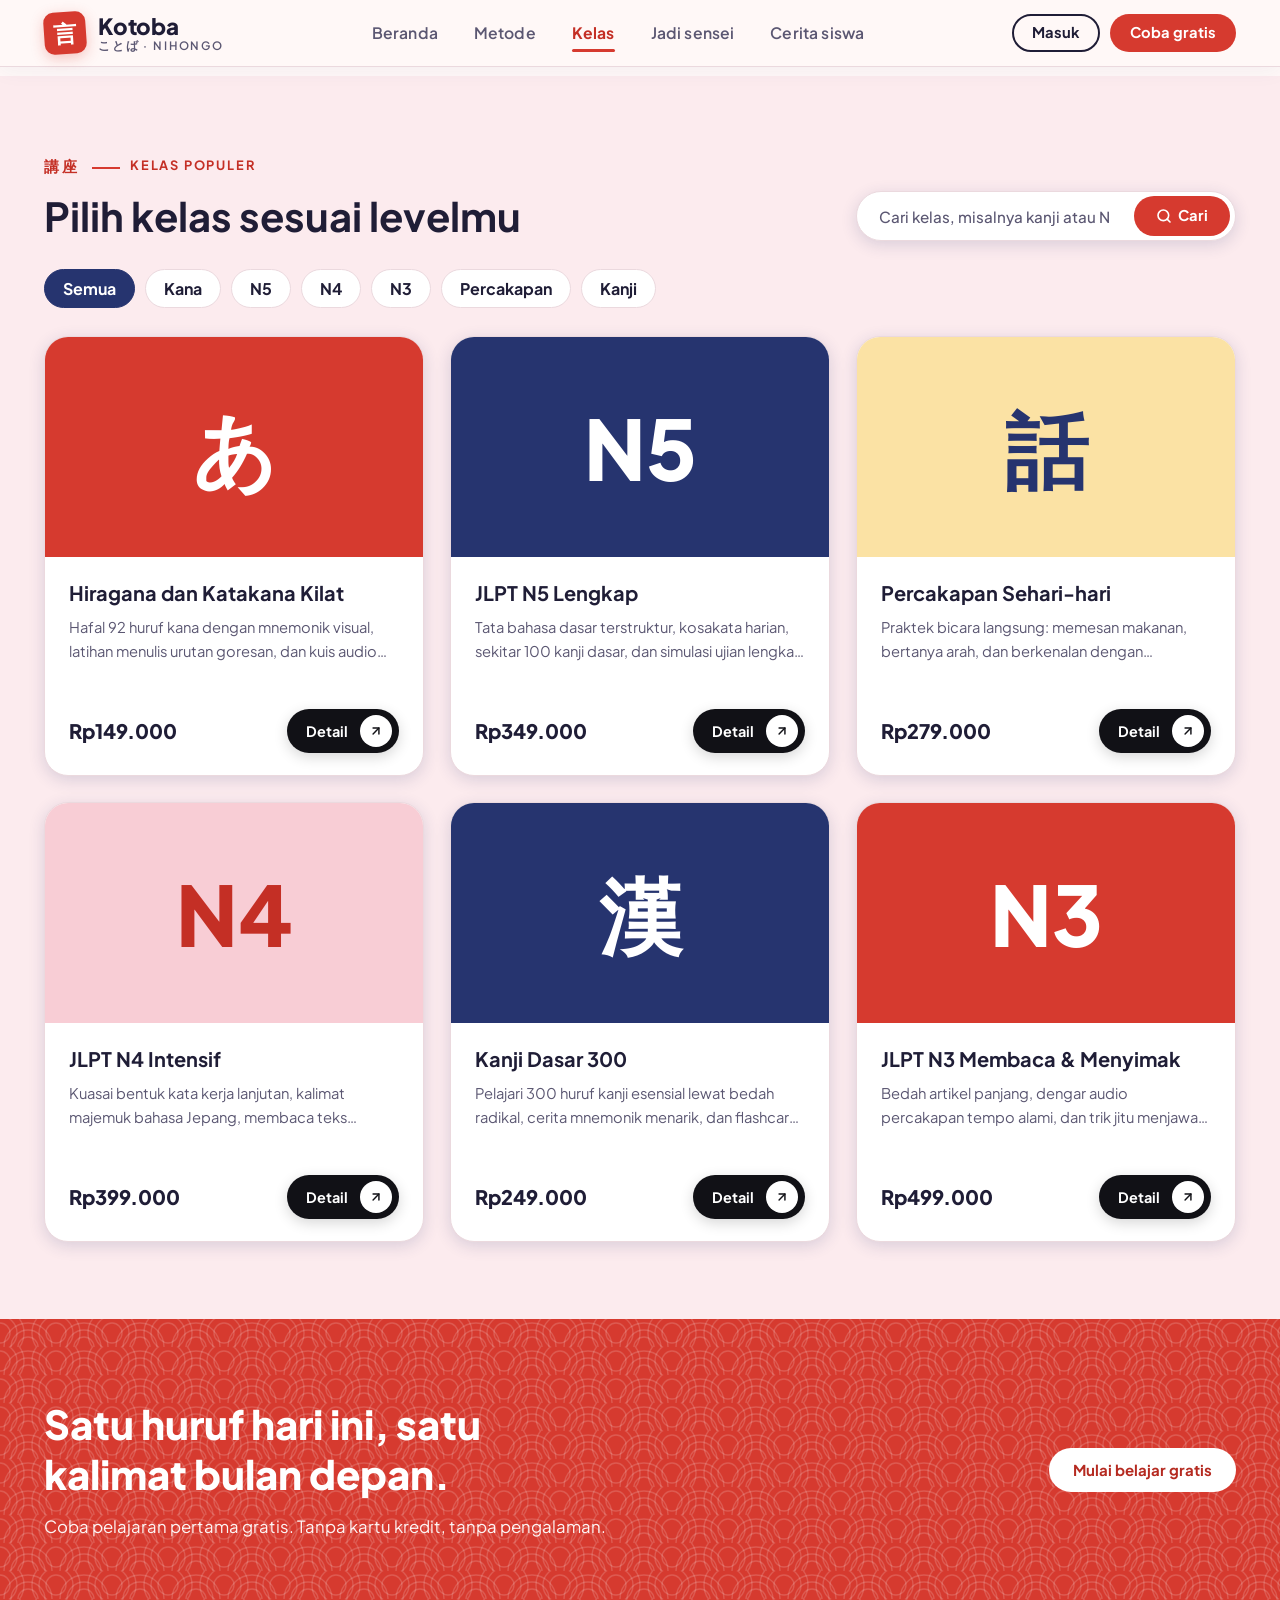
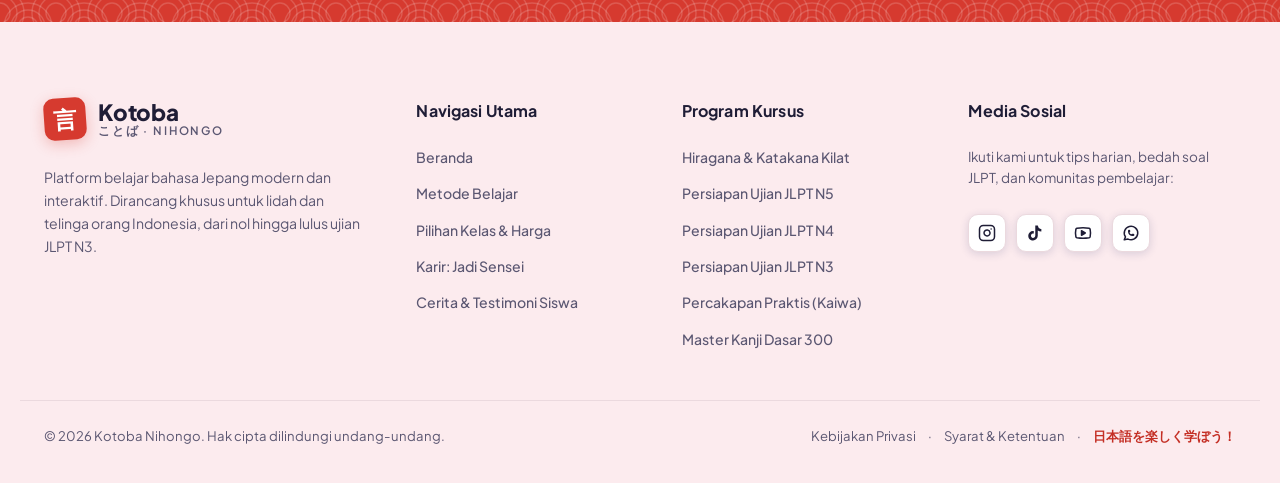
<file: kelas.html>
<!doctype html>
<html lang="id">

<head>
    <meta charset="utf-8">
    <meta name="viewport" content="width=device-width, initial-scale=1.0">
    <title>Pilihan Kelas - Kotoba Nihongo</title>

    <!-- Google Fonts: Plus Jakarta Sans -->
    <link rel="preconnect" href="https://fonts.googleapis.com">
    <link rel="preconnect" href="https://fonts.gstatic.com" crossorigin>
    <link href="https://fonts.googleapis.com/css2?family=Plus+Jakarta+Sans:ital,wght@0,400;0,500;0,600;0,700;0,800;1,400;1,700&display=swap" rel="stylesheet">

    <!-- File CSS Terhubung -->
    <link rel="stylesheet" href="style.css">
</head>

<body>
    <svg width="0" height="0" style="position:absolute" aria-hidden="true" focusable="false">
        <defs>
            <path id="petal" d="M0 12C-14 2-12-14-3-14L0-9 3-14C12-14 14 2 0 12Z" />
            <symbol id="p1" viewBox="0 0 200 240">
                <path d="M48 120C44 62 74 36 100 36s56 26 52 84l4 84H44z" fill="var(--hair)" />
                <path d="M26 240c0-42 32-60 74-60s74 18 74 60z" fill="var(--top)" />
                <rect x="87" y="148" width="26" height="40" rx="12" fill="var(--skin)" />
                <path d="M80 182l20 26 20-26z" fill="var(--skin)" />
                <ellipse cx="100" cy="112" rx="37" ry="43" fill="var(--skin)" />
                <path d="M61 112C58 72 80 56 102 58c24 2 40 20 37 54c-8-18-22-28-40-28c-16 0-30 10-38 28z"
                    fill="var(--hair)" />
                <circle cx="86" cy="118" r="3.2" fill="#2B2233" />
                <circle cx="114" cy="118" r="3.2" fill="#2B2233" />
                <path d="M92 134q8 7 16 0" stroke="#B5473F" stroke-width="2.6" fill="none" stroke-linecap="round" />
                <circle cx="76" cy="130" r="6" fill="#F08C8C" opacity=".35" />
                <circle cx="124" cy="130" r="6" fill="#F08C8C" opacity=".35" />
            </symbol>
            <symbol id="p2" viewBox="0 0 200 240">
                <path d="M20 240c0-44 34-62 80-62s80 18 80 62z" fill="var(--top)" />
                <rect x="86" y="146" width="28" height="40" rx="12" fill="var(--skin)" />
                <path d="M78 180l22 24 22-24 8 6-30 30-30-30z" fill="#fff" />
                <ellipse cx="100" cy="110" rx="38" ry="44" fill="var(--skin)" />
                <path d="M60 106C54 64 80 48 102 50c26 2 46 18 38 56c-4-14-12-22-24-26c-14 4-34 4-46 0c-4 6-8 14-10 26z"
                    fill="var(--hair)" />
                <circle cx="86" cy="116" r="3.2" fill="#2B2233" />
                <circle cx="114" cy="116" r="3.2" fill="#2B2233" />
                <path d="M91 132q9 8 18 0" stroke="#B5473F" stroke-width="2.6" fill="none" stroke-linecap="round" />
            </symbol>
            <symbol id="p3" viewBox="0 0 200 240">
                <circle cx="100" cy="42" r="22" fill="var(--hair)" />
                <path d="M30 240c0-42 30-60 70-60s70 18 70 60z" fill="var(--top)" />
                <rect x="87" y="148" width="26" height="40" rx="12" fill="var(--skin)" />
                <path d="M80 182l20 24 20-24z" fill="var(--skin)" />
                <ellipse cx="100" cy="114" rx="37" ry="43" fill="var(--skin)" />
                <path d="M62 114C56 70 78 52 100 52s44 18 38 62c-6-20-16-32-38-32c-22 0-32 12-38 32z"
                    fill="var(--hair)" />
                <circle cx="86" cy="120" r="3.2" fill="#2B2233" />
                <circle cx="114" cy="120" r="3.2" fill="#2B2233" />
                <path d="M92 136q8 7 16 0" stroke="#B5473F" stroke-width="2.6" fill="none" stroke-linecap="round" />
                <circle cx="76" cy="132" r="6" fill="#F08C8C" opacity=".35" />
                <circle cx="124" cy="132" r="6" fill="#F08C8C" opacity=".35" />
            </symbol>
            <symbol id="p4" viewBox="0 0 200 240">
                <path d="M52 124C46 66 76 42 100 42s54 24 48 82c0 20-8 30-14 34H66c-6-4-14-14-14-34z"
                    fill="var(--hair)" />
                <path d="M24 240c0-44 34-60 76-60s76 16 76 60z" fill="var(--top)" />
                <rect x="87" y="148" width="26" height="40" rx="12" fill="var(--skin)" />
                <path d="M80 182l20 24 20-24z" fill="var(--skin)" />
                <ellipse cx="100" cy="114" rx="37" ry="43" fill="var(--skin)" />
                <path d="M61 108C60 70 80 58 100 58s40 12 39 50c-10-10-24-18-39-18s-29 8-39 18z" fill="var(--hair)" />
                <circle cx="85" cy="119" r="3" fill="#2B2233" />
                <circle cx="115" cy="119" r="3" fill="#2B2233" />
                <g fill="none" stroke="#2B2233" stroke-width="2.6">
                    <circle cx="85" cy="119" r="11" />
                    <circle cx="115" cy="119" r="11" />
                    <path d="M96 119h8" />
                </g>
                <path d="M92 137q8 7 16 0" stroke="#B5473F" stroke-width="2.6" fill="none" stroke-linecap="round" />
            </symbol>
        </defs>
    </svg>

        <header class="wrap nav">
        <a class="logo" href="index.html" aria-label="Kotoba Nihongo">
            <span class="seal" aria-hidden="true">言</span>
            <span class="logo-text"><b>Kotoba</b><small>ことば · NIHONGO</small></span>
        </a>
        <nav class="links" id="nav-menu" aria-label="Menu utama">
            <a href="index.html">Beranda</a>
            <a href="metode.html">Metode</a>
            <a href="kelas.html" class="active">Kelas</a>
            <a href="sensei.html">Jadi sensei</a>
            <a href="cerita.html">Cerita siswa</a>
            <div class="mobile-cta">
                <a class="btn btn-line" href="kelas.html">Masuk</a>
                <a class="btn btn-shu" href="kelas.html">Coba gratis</a>
            </div>
        </nav>
        <div class="nav-actions">
            <div class="nav-cta">
                <a class="btn btn-line" href="kelas.html">Masuk</a>
                <a class="btn btn-shu" href="kelas.html">Coba gratis</a>
            </div>
            <button class="nav-toggle" id="nav-toggle" type="button" aria-label="Buka navigasi" aria-expanded="false" aria-controls="nav-menu">
                <span class="bar"></span>
                <span class="bar"></span>
                <span class="bar"></span>
            </button>
        </div>
    </header>

    <main id="top">
        <section class="section courses" id="kelas" aria-labelledby="kelas-title">
            <div class="wrap">
                <div class="courses-head">
                    <div>
                        <span class="eyebrow"><span class="jp">講座</span>Kelas populer</span>
                        <h1 class="h2" id="kelas-title">Pilih kelas sesuai levelmu</h1>
                    </div>
                    <div class="courses-filter-bar">
                        <div class="category-dropdown-wrap">
                            <label for="level-select" hidden>Pilih Kategori</label>
                            <select class="category-select" id="level-select" aria-label="Pilih kategori kelas">
                                <option value="all">Semua Kategori</option>
                                <option value="kana">Kana</option>
                                <option value="n5">JLPT N5</option>
                                <option value="n4">JLPT N4</option>
                                <option value="n3">JLPT N3</option>
                                <option value="percakapan">Percakapan</option>
                                <option value="kanji">Kanji</option>
                            </select>
                            <span class="select-chevron" aria-hidden="true">
                                <svg width="15" height="15" viewBox="0 0 24 24" fill="none" stroke="currentColor" stroke-width="2.5" stroke-linecap="round" stroke-linejoin="round"><path d="m6 9 6 6 6-6"/></svg>
                            </span>
                        </div>
                        <form class="search" id="search" role="search">
                            <label for="q" hidden>Cari kelas</label>
                            <input id="q" type="search" placeholder="Cari kelas, misalnya kanji atau N4" autocomplete="off">
                            <button class="btn btn-shu" type="submit" aria-label="Cari kelas">
                                <svg class="search-btn-icon" width="16" height="16" viewBox="0 0 24 24" fill="none" stroke="currentColor" stroke-width="2.4" stroke-linecap="round" stroke-linejoin="round" aria-hidden="true"><circle cx="11" cy="11" r="8"/><path d="m21 21-4.3-4.3"/></svg>
                                <span class="search-btn-text">Cari</span>
                            </button>
                        </form>
                    </div>
                </div>
                <div class="chips" role="group" aria-label="Filter level">
                    <button class="chip" type="button" data-level="all" aria-pressed="true">Semua</button>
                    <button class="chip" type="button" data-level="kana" aria-pressed="false">Kana</button>
                    <button class="chip" type="button" data-level="n5" aria-pressed="false">N5</button>
                    <button class="chip" type="button" data-level="n4" aria-pressed="false">N4</button>
                    <button class="chip" type="button" data-level="n3" aria-pressed="false">N3</button>
                    <button class="chip" type="button" data-level="percakapan" aria-pressed="false">Percakapan</button>
                    <button class="chip" type="button" data-level="kanji" aria-pressed="false">Kanji</button>
                </div>
                <div class="grid" id="grid">
                    <article class="course" data-level="kana">
                        <div class="glyph t-shu" aria-hidden="true"><span class="glyph-char">あ</span></div>
                        <div class="course-body">
                            <h3>Hiragana dan Katakana Kilat</h3>
                            <p>Hafal 92 huruf kana dengan mnemonik visual, latihan menulis urutan goresan, dan kuis audio interaktif.</p>
                            <div class="course-foot">
                                <span class="price">Rp149.000</span>
                                <a href="#cta" class="btn-detail" aria-label="Detail kelas Hiragana dan Katakana Kilat">
                                    <span>Detail</span>
                                    <span class="btn-detail-icon" aria-hidden="true">
                                        <svg width="14" height="14" viewBox="0 0 24 24" fill="none" stroke="currentColor" stroke-width="2.5" stroke-linecap="round" stroke-linejoin="round">
                                            <line x1="7" y1="17" x2="17" y2="7"></line>
                                            <polyline points="7 7 17 7 17 17"></polyline>
                                        </svg>
                                    </span>
                                </a>
                            </div>
                        </div>
                    </article>
                    <article class="course" data-level="n5">
                        <div class="glyph t-indigo" aria-hidden="true"><span class="glyph-char">N5</span></div>
                        <div class="course-body">
                            <h3>JLPT N5 Lengkap</h3>
                            <p>Tata bahasa dasar terstruktur, kosakata harian, sekitar 100 kanji dasar, dan simulasi ujian lengkap dengan pembahasan.</p>
                            <div class="course-foot">
                                <span class="price">Rp349.000</span>
                                <a href="#cta" class="btn-detail" aria-label="Detail kelas JLPT N5 Lengkap">
                                    <span>Detail</span>
                                    <span class="btn-detail-icon" aria-hidden="true">
                                        <svg width="14" height="14" viewBox="0 0 24 24" fill="none" stroke="currentColor" stroke-width="2.5" stroke-linecap="round" stroke-linejoin="round">
                                            <line x1="7" y1="17" x2="17" y2="7"></line>
                                            <polyline points="7 7 17 7 17 17"></polyline>
                                        </svg>
                                    </span>
                                </a>
                            </div>
                        </div>
                    </article>
                    <article class="course" data-level="percakapan">
                        <div class="glyph t-kinari" aria-hidden="true"><span class="glyph-char">話</span></div>
                        <div class="course-body">
                            <h3>Percakapan Sehari-hari</h3>
                            <p>Praktek bicara langsung: memesan makanan, bertanya arah, dan berkenalan dengan bimbingan sensei penutur asli.</p>
                            <div class="course-foot">
                                <span class="price">Rp279.000</span>
                                <a href="#cta" class="btn-detail" aria-label="Detail kelas Percakapan Sehari-hari">
                                    <span>Detail</span>
                                    <span class="btn-detail-icon" aria-hidden="true">
                                        <svg width="14" height="14" viewBox="0 0 24 24" fill="none" stroke="currentColor" stroke-width="2.5" stroke-linecap="round" stroke-linejoin="round">
                                            <line x1="7" y1="17" x2="17" y2="7"></line>
                                            <polyline points="7 7 17 7 17 17"></polyline>
                                        </svg>
                                    </span>
                                </a>
                            </div>
                        </div>
                    </article>
                    <article class="course" data-level="n4">
                        <div class="glyph t-sakura" aria-hidden="true"><span class="glyph-char">N4</span></div>
                        <div class="course-body">
                            <h3>JLPT N4 Intensif</h3>
                            <p>Kuasai bentuk kata kerja lanjutan, kalimat majemuk bahasa Jepang, membaca teks pendek, dan latihan tryout berkala.</p>
                            <div class="course-foot">
                                <span class="price">Rp399.000</span>
                                <a href="#cta" class="btn-detail" aria-label="Detail kelas JLPT N4 Intensif">
                                    <span>Detail</span>
                                    <span class="btn-detail-icon" aria-hidden="true">
                                        <svg width="14" height="14" viewBox="0 0 24 24" fill="none" stroke="currentColor" stroke-width="2.5" stroke-linecap="round" stroke-linejoin="round">
                                            <line x1="7" y1="17" x2="17" y2="7"></line>
                                            <polyline points="7 7 17 7 17 17"></polyline>
                                        </svg>
                                    </span>
                                </a>
                            </div>
                        </div>
                    </article>
                    <article class="course" data-level="kanji">
                        <div class="glyph t-indigo" aria-hidden="true"><span class="glyph-char">漢</span></div>
                        <div class="course-body">
                            <h3>Kanji Dasar 300</h3>
                            <p>Pelajari 300 huruf kanji esensial lewat bedah radikal, cerita mnemonik menarik, dan flashcard pengulangan berjarak.</p>
                            <div class="course-foot">
                                <span class="price">Rp249.000</span>
                                <a href="#cta" class="btn-detail" aria-label="Detail kelas Kanji Dasar 300">
                                    <span>Detail</span>
                                    <span class="btn-detail-icon" aria-hidden="true">
                                        <svg width="14" height="14" viewBox="0 0 24 24" fill="none" stroke="currentColor" stroke-width="2.5" stroke-linecap="round" stroke-linejoin="round">
                                            <line x1="7" y1="17" x2="17" y2="7"></line>
                                            <polyline points="7 7 17 7 17 17"></polyline>
                                        </svg>
                                    </span>
                                </a>
                            </div>
                        </div>
                    </article>
                    <article class="course" data-level="n3">
                        <div class="glyph t-shu" aria-hidden="true"><span class="glyph-char">N3</span></div>
                        <div class="course-body">
                            <h3>JLPT N3 Membaca & Menyimak</h3>
                            <p>Bedah artikel panjang, dengar audio percakapan tempo alami, dan trik jitu menjawab soal untuk target lulus N3.</p>
                            <div class="course-foot">
                                <span class="price">Rp499.000</span>
                                <a href="#cta" class="btn-detail" aria-label="Detail kelas JLPT N3 Membaca dan Menyimak">
                                    <span>Detail</span>
                                    <span class="btn-detail-icon" aria-hidden="true">
                                        <svg width="14" height="14" viewBox="0 0 24 24" fill="none" stroke="currentColor" stroke-width="2.5" stroke-linecap="round" stroke-linejoin="round">
                                            <line x1="7" y1="17" x2="17" y2="7"></line>
                                            <polyline points="7 7 17 7 17 17"></polyline>
                                        </svg>
                                    </span>
                                </a>
                            </div>
                        </div>
                    </article>
                </div>
                <p class="empty" id="empty" hidden>Belum ada kelas yang cocok. Coba kata kunci lain atau pilih Semua.
                </p>
            </div>
        </section>

        <section class="cta" aria-labelledby="cta-title">
            <div class="wrap">
                <div>
                    <h2 id="cta-title">Satu huruf hari ini, satu kalimat bulan depan.</h2>
                    <p>Coba pelajaran pertama gratis. Tanpa kartu kredit, tanpa pengalaman.</p>
                </div>
                <a class="btn btn-white" href="#kelas">Mulai belajar gratis</a>
            </div>
        </section>
    </main>

        <footer class="site" role="contentinfo">
        <div class="wrap footer-main">
            <div class="footer-col brand-col">
                <a class="logo" href="index.html" aria-label="Kotoba Nihongo">
                    <span class="seal" aria-hidden="true">言</span>
                    <span class="logo-text"><b>Kotoba</b><small>ことば · NIHONGO</small></span>
                </a>
                <p class="footer-desc">
                    Platform belajar bahasa Jepang modern dan interaktif. Dirancang khusus untuk lidah dan telinga orang Indonesia, dari nol hingga lulus ujian JLPT N3.
                </p>
            </div>

            <div class="footer-col">
                <h4 class="footer-heading">Navigasi Utama</h4>
                <ul class="footer-links">
                    <li><a href="index.html">Beranda</a></li>
                    <li><a href="metode.html">Metode Belajar</a></li>
                    <li><a href="kelas.html">Pilihan Kelas & Harga</a></li>
                    <li><a href="sensei.html">Karir: Jadi Sensei</a></li>
                    <li><a href="cerita.html">Cerita & Testimoni Siswa</a></li>
                </ul>
            </div>

            <div class="footer-col">
                <h4 class="footer-heading">Program Kursus</h4>
                <ul class="footer-links">
                    <li><a href="kelas.html">Hiragana & Katakana Kilat</a></li>
                    <li><a href="kelas.html">Persiapan Ujian JLPT N5</a></li>
                    <li><a href="kelas.html">Persiapan Ujian JLPT N4</a></li>
                    <li><a href="kelas.html">Persiapan Ujian JLPT N3</a></li>
                    <li><a href="kelas.html">Percakapan Praktis (Kaiwa)</a></li>
                    <li><a href="kelas.html">Master Kanji Dasar 300</a></li>
                </ul>
            </div>

            <div class="footer-col">
                <h4 class="footer-heading">Media Sosial</h4>
                <p class="footer-subtext">Ikuti kami untuk tips harian, bedah soal JLPT, dan komunitas pembelajar:</p>
                <div class="footer-social">
                    <a href="https://instagram.com" target="_blank" rel="noopener" class="social-link" aria-label="Instagram Kotoba Nihongo" title="Instagram: @kotobanihongo">
                        <svg width="20" height="20" viewBox="0 0 24 24" fill="none" stroke="currentColor" stroke-width="2" stroke-linecap="round" stroke-linejoin="round">
                            <rect width="20" height="20" x="2" y="2" rx="5" ry="5"/>
                            <path d="M16 11.37A4 4 0 1 1 12.63 8 4 4 0 0 1 16 11.37z"/>
                            <line x1="17.5" x2="17.51" y1="6.5" y2="6.5"/>
                        </svg>
                    </a>
                    <a href="https://tiktok.com" target="_blank" rel="noopener" class="social-link" aria-label="TikTok Kotoba Nihongo" title="TikTok: @kotoba.nihongo">
                        <svg width="20" height="20" viewBox="0 0 24 24" fill="currentColor">
                            <path d="M19.59 6.69a4.83 4.83 0 0 1-3.77-4.25V2h-3.45v13.67a2.89 2.89 0 0 1-5.2 1.74 2.89 2.89 0 0 1 2.31-4.64c.298-.002.595.042.88.13V9.4a6.33 6.33 0 0 0-1-.08A6.34 6.34 0 0 0 3 15.66a6.34 6.34 0 0 0 10.82 4.47 6.27 6.27 0 0 0 1.87-4.47v-7.1a8.16 8.16 0 0 0 4.77 1.52v-3.4a4.85 4.85 0 0 1-.87.01z"/>
                        </svg>
                    </a>
                    <a href="https://youtube.com" target="_blank" rel="noopener" class="social-link" aria-label="YouTube Kotoba Nihongo" title="YouTube: Kotoba Nihongo">
                        <svg width="20" height="20" viewBox="0 0 24 24" fill="none" stroke="currentColor" stroke-width="2" stroke-linecap="round" stroke-linejoin="round">
                            <path d="M2.5 17a24.12 24.12 0 0 1 0-10 2 2 0 0 1 1.4-1.4 49.56 49.56 0 0 1 16.2 0A2 2 0 0 1 21.5 7a24.12 24.12 0 0 1 0 10 2 2 0 0 1-1.4 1.4 49.55 49.55 0 0 1-16.2 0A2 2 0 0 1 2.5 17"/>
                            <polygon points="10 15 15 12 10 9 10 15" fill="currentColor"/>
                        </svg>
                    </a>
                    <a href="https://whatsapp.com" target="_blank" rel="noopener" class="social-link" aria-label="Komunitas WhatsApp Kotoba" title="Komunitas WA: Grup Diskusi & Belajar">
                        <svg width="20" height="20" viewBox="0 0 24 24" fill="none" stroke="currentColor" stroke-width="2" stroke-linecap="round" stroke-linejoin="round">
                            <path d="M3 21l1.65-3.8a9 9 0 1 1 3.4 2.9L3 21"/>
                            <path d="M9 10a.5.5 0 0 0 1 0V9a.5.5 0 0 0-1 0v1a5 5 0 0 0 5 5h1a.5.5 0 0 0 0-1h-1a.5.5 0 0 0 0 1"/>
                        </svg>
                    </a>
                </div>
            </div>
        </div>

        <div class="wrap footer-bottom">
            <p class="copy">© 2026 Kotoba Nihongo. Hak cipta dilindungi undang-undang.</p>
            <div class="footer-legal">
                <a href="#top">Kebijakan Privasi</a>
                <span>·</span>
                <a href="#top">Syarat & Ketentuan</a>
                <span>·</span>
                <span class="jp-tag">日本語を楽しく学ぼう！</span>
            </div>
        </div>
    </footer>

    <!-- File JavaScript Terhubung -->
    <script src="script.js"></script>
</body>

</html>
</file>
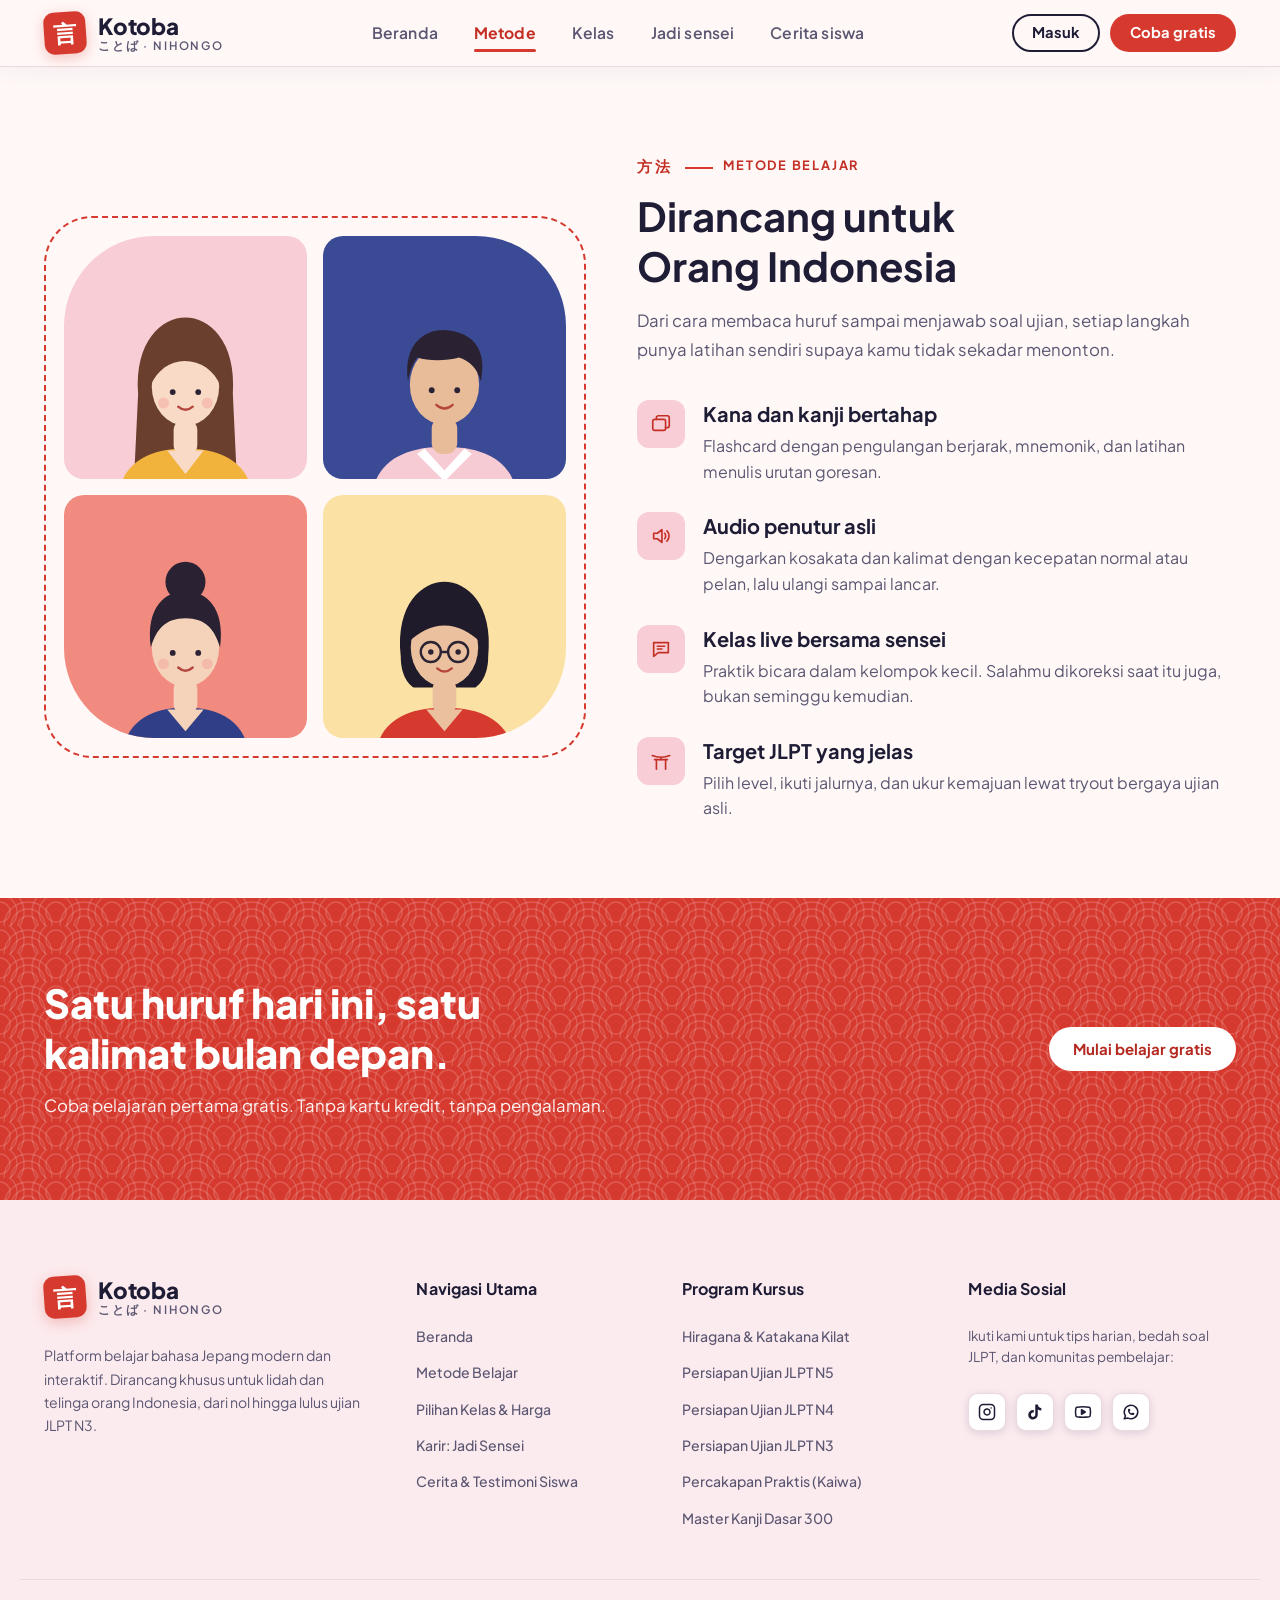
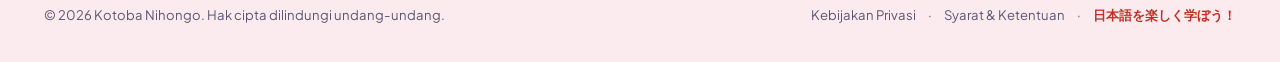
<file: metode.html>
<!doctype html>
<html lang="id">

<head>
    <meta charset="utf-8">
    <meta name="viewport" content="width=device-width, initial-scale=1.0">
    <title>Metode Belajar - Kotoba Nihongo</title>

    <!-- Google Fonts: Plus Jakarta Sans -->
    <link rel="preconnect" href="https://fonts.googleapis.com">
    <link rel="preconnect" href="https://fonts.gstatic.com" crossorigin>
    <link href="https://fonts.googleapis.com/css2?family=Plus+Jakarta+Sans:ital,wght@0,400;0,500;0,600;0,700;0,800;1,400;1,700&display=swap" rel="stylesheet">

    <!-- File CSS Terhubung -->
    <link rel="stylesheet" href="style.css">
</head>

<body>
    <svg width="0" height="0" style="position:absolute" aria-hidden="true" focusable="false">
        <defs>
            <path id="petal" d="M0 12C-14 2-12-14-3-14L0-9 3-14C12-14 14 2 0 12Z" />
            <symbol id="p1" viewBox="0 0 200 240">
                <path d="M48 120C44 62 74 36 100 36s56 26 52 84l4 84H44z" fill="var(--hair)" />
                <path d="M26 240c0-42 32-60 74-60s74 18 74 60z" fill="var(--top)" />
                <rect x="87" y="148" width="26" height="40" rx="12" fill="var(--skin)" />
                <path d="M80 182l20 26 20-26z" fill="var(--skin)" />
                <ellipse cx="100" cy="112" rx="37" ry="43" fill="var(--skin)" />
                <path d="M61 112C58 72 80 56 102 58c24 2 40 20 37 54c-8-18-22-28-40-28c-16 0-30 10-38 28z"
                    fill="var(--hair)" />
                <circle cx="86" cy="118" r="3.2" fill="#2B2233" />
                <circle cx="114" cy="118" r="3.2" fill="#2B2233" />
                <path d="M92 134q8 7 16 0" stroke="#B5473F" stroke-width="2.6" fill="none" stroke-linecap="round" />
                <circle cx="76" cy="130" r="6" fill="#F08C8C" opacity=".35" />
                <circle cx="124" cy="130" r="6" fill="#F08C8C" opacity=".35" />
            </symbol>
            <symbol id="p2" viewBox="0 0 200 240">
                <path d="M20 240c0-44 34-62 80-62s80 18 80 62z" fill="var(--top)" />
                <rect x="86" y="146" width="28" height="40" rx="12" fill="var(--skin)" />
                <path d="M78 180l22 24 22-24 8 6-30 30-30-30z" fill="#fff" />
                <ellipse cx="100" cy="110" rx="38" ry="44" fill="var(--skin)" />
                <path d="M60 106C54 64 80 48 102 50c26 2 46 18 38 56c-4-14-12-22-24-26c-14 4-34 4-46 0c-4 6-8 14-10 26z"
                    fill="var(--hair)" />
                <circle cx="86" cy="116" r="3.2" fill="#2B2233" />
                <circle cx="114" cy="116" r="3.2" fill="#2B2233" />
                <path d="M91 132q9 8 18 0" stroke="#B5473F" stroke-width="2.6" fill="none" stroke-linecap="round" />
            </symbol>
            <symbol id="p3" viewBox="0 0 200 240">
                <circle cx="100" cy="42" r="22" fill="var(--hair)" />
                <path d="M30 240c0-42 30-60 70-60s70 18 70 60z" fill="var(--top)" />
                <rect x="87" y="148" width="26" height="40" rx="12" fill="var(--skin)" />
                <path d="M80 182l20 24 20-24z" fill="var(--skin)" />
                <ellipse cx="100" cy="114" rx="37" ry="43" fill="var(--skin)" />
                <path d="M62 114C56 70 78 52 100 52s44 18 38 62c-6-20-16-32-38-32c-22 0-32 12-38 32z"
                    fill="var(--hair)" />
                <circle cx="86" cy="120" r="3.2" fill="#2B2233" />
                <circle cx="114" cy="120" r="3.2" fill="#2B2233" />
                <path d="M92 136q8 7 16 0" stroke="#B5473F" stroke-width="2.6" fill="none" stroke-linecap="round" />
                <circle cx="76" cy="132" r="6" fill="#F08C8C" opacity=".35" />
                <circle cx="124" cy="132" r="6" fill="#F08C8C" opacity=".35" />
            </symbol>
            <symbol id="p4" viewBox="0 0 200 240">
                <path d="M52 124C46 66 76 42 100 42s54 24 48 82c0 20-8 30-14 34H66c-6-4-14-14-14-34z"
                    fill="var(--hair)" />
                <path d="M24 240c0-44 34-60 76-60s76 16 76 60z" fill="var(--top)" />
                <rect x="87" y="148" width="26" height="40" rx="12" fill="var(--skin)" />
                <path d="M80 182l20 24 20-24z" fill="var(--skin)" />
                <ellipse cx="100" cy="114" rx="37" ry="43" fill="var(--skin)" />
                <path d="M61 108C60 70 80 58 100 58s40 12 39 50c-10-10-24-18-39-18s-29 8-39 18z" fill="var(--hair)" />
                <circle cx="85" cy="119" r="3" fill="#2B2233" />
                <circle cx="115" cy="119" r="3" fill="#2B2233" />
                <g fill="none" stroke="#2B2233" stroke-width="2.6">
                    <circle cx="85" cy="119" r="11" />
                    <circle cx="115" cy="119" r="11" />
                    <path d="M96 119h8" />
                </g>
                <path d="M92 137q8 7 16 0" stroke="#B5473F" stroke-width="2.6" fill="none" stroke-linecap="round" />
            </symbol>
        </defs>
    </svg>

        <header class="wrap nav">
        <a class="logo" href="index.html" aria-label="Kotoba Nihongo">
            <span class="seal" aria-hidden="true">言</span>
            <span class="logo-text"><b>Kotoba</b><small>ことば · NIHONGO</small></span>
        </a>
        <nav class="links" id="nav-menu" aria-label="Menu utama">
            <a href="index.html">Beranda</a>
            <a href="metode.html" class="active">Metode</a>
            <a href="kelas.html">Kelas</a>
            <a href="sensei.html">Jadi sensei</a>
            <a href="cerita.html">Cerita siswa</a>
            <div class="mobile-cta">
                <a class="btn btn-line" href="kelas.html">Masuk</a>
                <a class="btn btn-shu" href="kelas.html">Coba gratis</a>
            </div>
        </nav>
        <div class="nav-actions">
            <div class="nav-cta">
                <a class="btn btn-line" href="kelas.html">Masuk</a>
                <a class="btn btn-shu" href="kelas.html">Coba gratis</a>
            </div>
            <button class="nav-toggle" id="nav-toggle" type="button" aria-label="Buka navigasi" aria-expanded="false" aria-controls="nav-menu">
                <span class="bar"></span>
                <span class="bar"></span>
                <span class="bar"></span>
            </button>
        </div>
    </header>

    <main id="top">
        <section class="section" id="metode" aria-labelledby="metode-title">
            <div class="wrap method-grid">
                <div class="tiles" role="img" aria-label="Empat ilustrasi siswa dan sensei Kotoba">
                    <div class="tile"><svg class="c3" viewBox="0 0 200 200">
                            <use href="#p1" x="25" y="40" width="150" height="180" />
                        </svg></div>
                    <div class="tile"><svg class="c4" viewBox="0 0 200 200">
                            <use href="#p2" x="25" y="40" width="150" height="180" />
                        </svg></div>
                    <div class="tile"><svg class="c1" viewBox="0 0 200 200">
                            <use href="#p3" x="25" y="40" width="150" height="180" />
                        </svg></div>
                    <div class="tile"><svg class="c2" viewBox="0 0 200 200">
                            <use href="#p4" x="25" y="40" width="150" height="180" />
                        </svg></div>
                </div>
                <div>
                    <span class="eyebrow"><span class="jp">方法</span>Metode belajar</span>
                    <h1 class="h2" id="metode-title">Dirancang untuk Orang Indonesia</h1>
                    <p class="lead">Dari cara membaca huruf sampai menjawab soal ujian, setiap langkah punya latihan
                        sendiri supaya kamu tidak sekadar menonton.</p>
                    <div class="feats">
                        <div class="feat">
                            <span class="ic" aria-hidden="true"><svg width="26" height="26" viewBox="0 0 24 24"
                                    fill="none" stroke="currentColor" stroke-width="1.8" stroke-linecap="round"
                                    stroke-linejoin="round">
                                    <rect x="3" y="7" width="14" height="12" rx="2" />
                                    <path d="M7 7V5a2 2 0 0 1 2-2h10a2 2 0 0 1 2 2v9a2 2 0 0 1-2 2h-2" />
                                </svg></span>
                            <div>
                                <h3>Kana dan kanji bertahap</h3>
                                <p>Flashcard dengan pengulangan berjarak, mnemonik, dan latihan menulis urutan goresan.
                                </p>
                            </div>
                        </div>
                        <div class="feat">
                            <span class="ic" aria-hidden="true"><svg width="26" height="26" viewBox="0 0 24 24"
                                    fill="none" stroke="currentColor" stroke-width="1.8" stroke-linecap="round"
                                    stroke-linejoin="round">
                                    <path d="M4 9v6h4l5 4V5L8 9H4z" />
                                    <path d="M16 9c1.5 1.5 1.5 4.5 0 6M18.5 6.5c3 3 3 8 0 11" />
                                </svg></span>
                            <div>
                                <h3>Audio penutur asli</h3>
                                <p>Dengarkan kosakata dan kalimat dengan kecepatan normal atau pelan, lalu ulangi sampai
                                    lancar.</p>
                            </div>
                        </div>
                        <div class="feat">
                            <span class="ic" aria-hidden="true"><svg width="26" height="26" viewBox="0 0 24 24"
                                    fill="none" stroke="currentColor" stroke-width="1.8" stroke-linecap="round"
                                    stroke-linejoin="round">
                                    <path d="M4 5h16v11H9l-5 4V5z" />
                                    <path d="M8 9h8M8 12h5" />
                                </svg></span>
                            <div>
                                <h3>Kelas live bersama sensei</h3>
                                <p>Praktik bicara dalam kelompok kecil. Salahmu dikoreksi saat itu juga, bukan seminggu
                                    kemudian.</p>
                            </div>
                        </div>
                        <div class="feat">
                            <span class="ic" aria-hidden="true"><svg width="26" height="26" viewBox="0 0 24 24"
                                    fill="none" stroke="currentColor" stroke-width="1.8" stroke-linecap="round"
                                    stroke-linejoin="round">
                                    <path d="M2.5 6C8 8.5 16 8.5 21.5 6" />
                                    <path d="M5 10.5h14" />
                                    <path d="M7 10.5V21M17 10.5V21M12 8.5v2" />
                                </svg></span>
                            <div>
                                <h3>Target JLPT yang jelas</h3>
                                <p>Pilih level, ikuti jalurnya, dan ukur kemajuan lewat tryout bergaya ujian asli.</p>
                            </div>
                        </div>
                    </div>
                </div>
            </div>
        </section>

        <section class="cta" aria-labelledby="cta-title">
            <div class="wrap">
                <div>
                    <h2 id="cta-title">Satu huruf hari ini, satu kalimat bulan depan.</h2>
                    <p>Coba pelajaran pertama gratis. Tanpa kartu kredit, tanpa pengalaman.</p>
                </div>
                <a class="btn btn-white" href="kelas.html">Mulai belajar gratis</a>
            </div>
        </section>
    </main>

        <footer class="site" role="contentinfo">
        <div class="wrap footer-main">
            <div class="footer-col brand-col">
                <a class="logo" href="index.html" aria-label="Kotoba Nihongo">
                    <span class="seal" aria-hidden="true">言</span>
                    <span class="logo-text"><b>Kotoba</b><small>ことば · NIHONGO</small></span>
                </a>
                <p class="footer-desc">
                    Platform belajar bahasa Jepang modern dan interaktif. Dirancang khusus untuk lidah dan telinga orang Indonesia, dari nol hingga lulus ujian JLPT N3.
                </p>
            </div>

            <div class="footer-col">
                <h4 class="footer-heading">Navigasi Utama</h4>
                <ul class="footer-links">
                    <li><a href="index.html">Beranda</a></li>
                    <li><a href="metode.html">Metode Belajar</a></li>
                    <li><a href="kelas.html">Pilihan Kelas & Harga</a></li>
                    <li><a href="sensei.html">Karir: Jadi Sensei</a></li>
                    <li><a href="cerita.html">Cerita & Testimoni Siswa</a></li>
                </ul>
            </div>

            <div class="footer-col">
                <h4 class="footer-heading">Program Kursus</h4>
                <ul class="footer-links">
                    <li><a href="kelas.html">Hiragana & Katakana Kilat</a></li>
                    <li><a href="kelas.html">Persiapan Ujian JLPT N5</a></li>
                    <li><a href="kelas.html">Persiapan Ujian JLPT N4</a></li>
                    <li><a href="kelas.html">Persiapan Ujian JLPT N3</a></li>
                    <li><a href="kelas.html">Percakapan Praktis (Kaiwa)</a></li>
                    <li><a href="kelas.html">Master Kanji Dasar 300</a></li>
                </ul>
            </div>

            <div class="footer-col">
                <h4 class="footer-heading">Media Sosial</h4>
                <p class="footer-subtext">Ikuti kami untuk tips harian, bedah soal JLPT, dan komunitas pembelajar:</p>
                <div class="footer-social">
                    <a href="https://instagram.com" target="_blank" rel="noopener" class="social-link" aria-label="Instagram Kotoba Nihongo" title="Instagram: @kotobanihongo">
                        <svg width="20" height="20" viewBox="0 0 24 24" fill="none" stroke="currentColor" stroke-width="2" stroke-linecap="round" stroke-linejoin="round">
                            <rect width="20" height="20" x="2" y="2" rx="5" ry="5"/>
                            <path d="M16 11.37A4 4 0 1 1 12.63 8 4 4 0 0 1 16 11.37z"/>
                            <line x1="17.5" x2="17.51" y1="6.5" y2="6.5"/>
                        </svg>
                    </a>
                    <a href="https://tiktok.com" target="_blank" rel="noopener" class="social-link" aria-label="TikTok Kotoba Nihongo" title="TikTok: @kotoba.nihongo">
                        <svg width="20" height="20" viewBox="0 0 24 24" fill="currentColor">
                            <path d="M19.59 6.69a4.83 4.83 0 0 1-3.77-4.25V2h-3.45v13.67a2.89 2.89 0 0 1-5.2 1.74 2.89 2.89 0 0 1 2.31-4.64c.298-.002.595.042.88.13V9.4a6.33 6.33 0 0 0-1-.08A6.34 6.34 0 0 0 3 15.66a6.34 6.34 0 0 0 10.82 4.47 6.27 6.27 0 0 0 1.87-4.47v-7.1a8.16 8.16 0 0 0 4.77 1.52v-3.4a4.85 4.85 0 0 1-.87.01z"/>
                        </svg>
                    </a>
                    <a href="https://youtube.com" target="_blank" rel="noopener" class="social-link" aria-label="YouTube Kotoba Nihongo" title="YouTube: Kotoba Nihongo">
                        <svg width="20" height="20" viewBox="0 0 24 24" fill="none" stroke="currentColor" stroke-width="2" stroke-linecap="round" stroke-linejoin="round">
                            <path d="M2.5 17a24.12 24.12 0 0 1 0-10 2 2 0 0 1 1.4-1.4 49.56 49.56 0 0 1 16.2 0A2 2 0 0 1 21.5 7a24.12 24.12 0 0 1 0 10 2 2 0 0 1-1.4 1.4 49.55 49.55 0 0 1-16.2 0A2 2 0 0 1 2.5 17"/>
                            <polygon points="10 15 15 12 10 9 10 15" fill="currentColor"/>
                        </svg>
                    </a>
                    <a href="https://whatsapp.com" target="_blank" rel="noopener" class="social-link" aria-label="Komunitas WhatsApp Kotoba" title="Komunitas WA: Grup Diskusi & Belajar">
                        <svg width="20" height="20" viewBox="0 0 24 24" fill="none" stroke="currentColor" stroke-width="2" stroke-linecap="round" stroke-linejoin="round">
                            <path d="M3 21l1.65-3.8a9 9 0 1 1 3.4 2.9L3 21"/>
                            <path d="M9 10a.5.5 0 0 0 1 0V9a.5.5 0 0 0-1 0v1a5 5 0 0 0 5 5h1a.5.5 0 0 0 0-1h-1a.5.5 0 0 0 0 1"/>
                        </svg>
                    </a>
                </div>
            </div>
        </div>

        <div class="wrap footer-bottom">
            <p class="copy">© 2026 Kotoba Nihongo. Hak cipta dilindungi undang-undang.</p>
            <div class="footer-legal">
                <a href="#top">Kebijakan Privasi</a>
                <span>·</span>
                <a href="#top">Syarat & Ketentuan</a>
                <span>·</span>
                <span class="jp-tag">日本語を楽しく学ぼう！</span>
            </div>
        </div>
    </footer>

    <!-- File JavaScript Terhubung -->
    <script src="script.js"></script>
</body>

</html>
</file>
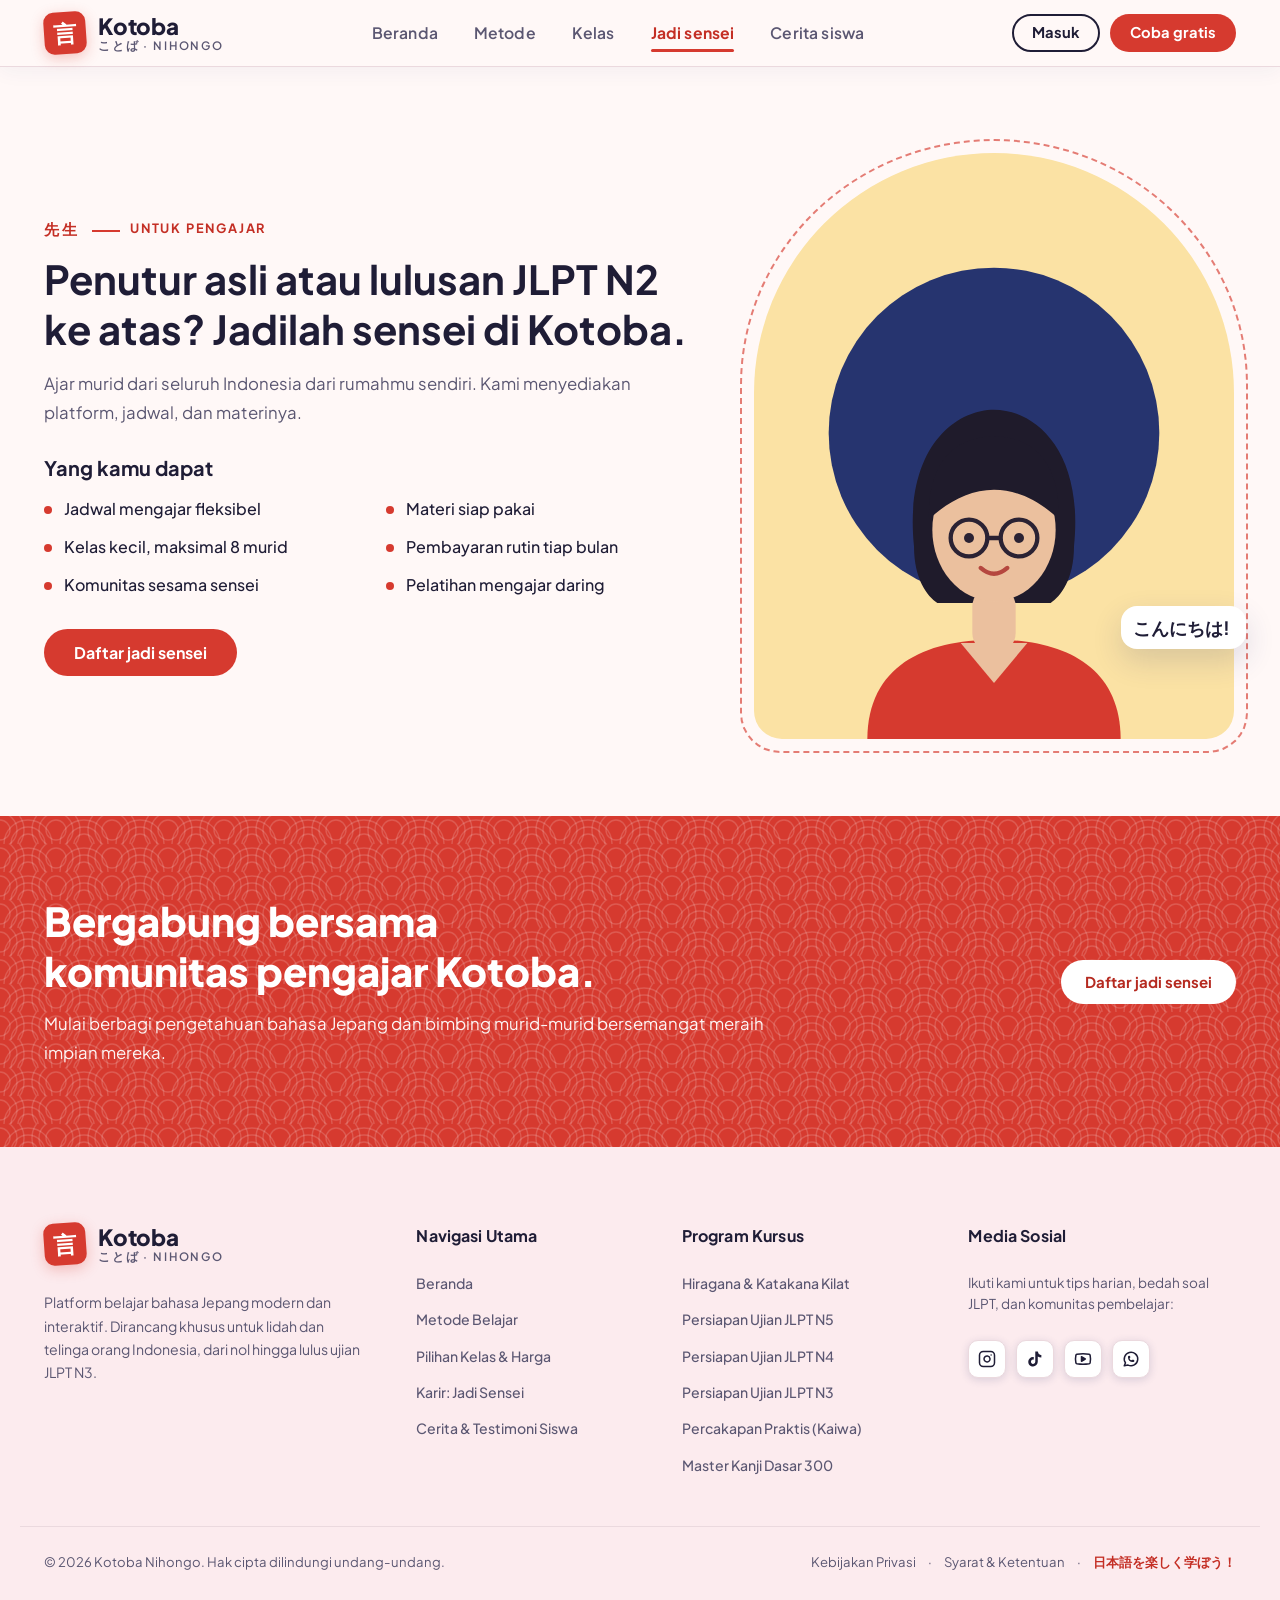
<file: sensei.html>
<!doctype html>
<html lang="id">

<head>
    <meta charset="utf-8">
    <meta name="viewport" content="width=device-width, initial-scale=1.0">
    <title>Jadi Sensei - Kotoba Nihongo</title>

    <!-- Google Fonts: Plus Jakarta Sans -->
    <link rel="preconnect" href="https://fonts.googleapis.com">
    <link rel="preconnect" href="https://fonts.gstatic.com" crossorigin>
    <link href="https://fonts.googleapis.com/css2?family=Plus+Jakarta+Sans:ital,wght@0,400;0,500;0,600;0,700;0,800;1,400;1,700&display=swap" rel="stylesheet">

    <!-- File CSS Terhubung -->
    <link rel="stylesheet" href="style.css">
</head>

<body>
    <svg width="0" height="0" style="position:absolute" aria-hidden="true" focusable="false">
        <defs>
            <path id="petal" d="M0 12C-14 2-12-14-3-14L0-9 3-14C12-14 14 2 0 12Z" />
            <symbol id="p1" viewBox="0 0 200 240">
                <path d="M48 120C44 62 74 36 100 36s56 26 52 84l4 84H44z" fill="var(--hair)" />
                <path d="M26 240c0-42 32-60 74-60s74 18 74 60z" fill="var(--top)" />
                <rect x="87" y="148" width="26" height="40" rx="12" fill="var(--skin)" />
                <path d="M80 182l20 26 20-26z" fill="var(--skin)" />
                <ellipse cx="100" cy="112" rx="37" ry="43" fill="var(--skin)" />
                <path d="M61 112C58 72 80 56 102 58c24 2 40 20 37 54c-8-18-22-28-40-28c-16 0-30 10-38 28z"
                    fill="var(--hair)" />
                <circle cx="86" cy="118" r="3.2" fill="#2B2233" />
                <circle cx="114" cy="118" r="3.2" fill="#2B2233" />
                <path d="M92 134q8 7 16 0" stroke="#B5473F" stroke-width="2.6" fill="none" stroke-linecap="round" />
                <circle cx="76" cy="130" r="6" fill="#F08C8C" opacity=".35" />
                <circle cx="124" cy="130" r="6" fill="#F08C8C" opacity=".35" />
            </symbol>
            <symbol id="p2" viewBox="0 0 200 240">
                <path d="M20 240c0-44 34-62 80-62s80 18 80 62z" fill="var(--top)" />
                <rect x="86" y="146" width="28" height="40" rx="12" fill="var(--skin)" />
                <path d="M78 180l22 24 22-24 8 6-30 30-30-30z" fill="#fff" />
                <ellipse cx="100" cy="110" rx="38" ry="44" fill="var(--skin)" />
                <path d="M60 106C54 64 80 48 102 50c26 2 46 18 38 56c-4-14-12-22-24-26c-14 4-34 4-46 0c-4 6-8 14-10 26z"
                    fill="var(--hair)" />
                <circle cx="86" cy="116" r="3.2" fill="#2B2233" />
                <circle cx="114" cy="116" r="3.2" fill="#2B2233" />
                <path d="M91 132q9 8 18 0" stroke="#B5473F" stroke-width="2.6" fill="none" stroke-linecap="round" />
            </symbol>
            <symbol id="p3" viewBox="0 0 200 240">
                <circle cx="100" cy="42" r="22" fill="var(--hair)" />
                <path d="M30 240c0-42 30-60 70-60s70 18 70 60z" fill="var(--top)" />
                <rect x="87" y="148" width="26" height="40" rx="12" fill="var(--skin)" />
                <path d="M80 182l20 24 20-24z" fill="var(--skin)" />
                <ellipse cx="100" cy="114" rx="37" ry="43" fill="var(--skin)" />
                <path d="M62 114C56 70 78 52 100 52s44 18 38 62c-6-20-16-32-38-32c-22 0-32 12-38 32z"
                    fill="var(--hair)" />
                <circle cx="86" cy="120" r="3.2" fill="#2B2233" />
                <circle cx="114" cy="120" r="3.2" fill="#2B2233" />
                <path d="M92 136q8 7 16 0" stroke="#B5473F" stroke-width="2.6" fill="none" stroke-linecap="round" />
                <circle cx="76" cy="132" r="6" fill="#F08C8C" opacity=".35" />
                <circle cx="124" cy="132" r="6" fill="#F08C8C" opacity=".35" />
            </symbol>
            <symbol id="p4" viewBox="0 0 200 240">
                <path d="M52 124C46 66 76 42 100 42s54 24 48 82c0 20-8 30-14 34H66c-6-4-14-14-14-34z"
                    fill="var(--hair)" />
                <path d="M24 240c0-44 34-60 76-60s76 16 76 60z" fill="var(--top)" />
                <rect x="87" y="148" width="26" height="40" rx="12" fill="var(--skin)" />
                <path d="M80 182l20 24 20-24z" fill="var(--skin)" />
                <ellipse cx="100" cy="114" rx="37" ry="43" fill="var(--skin)" />
                <path d="M61 108C60 70 80 58 100 58s40 12 39 50c-10-10-24-18-39-18s-29 8-39 18z" fill="var(--hair)" />
                <circle cx="85" cy="119" r="3" fill="#2B2233" />
                <circle cx="115" cy="119" r="3" fill="#2B2233" />
                <g fill="none" stroke="#2B2233" stroke-width="2.6">
                    <circle cx="85" cy="119" r="11" />
                    <circle cx="115" cy="119" r="11" />
                    <path d="M96 119h8" />
                </g>
                <path d="M92 137q8 7 16 0" stroke="#B5473F" stroke-width="2.6" fill="none" stroke-linecap="round" />
            </symbol>
        </defs>
    </svg>

        <header class="wrap nav">
        <a class="logo" href="index.html" aria-label="Kotoba Nihongo">
            <span class="seal" aria-hidden="true">言</span>
            <span class="logo-text"><b>Kotoba</b><small>ことば · NIHONGO</small></span>
        </a>
        <nav class="links" id="nav-menu" aria-label="Menu utama">
            <a href="index.html">Beranda</a>
            <a href="metode.html">Metode</a>
            <a href="kelas.html">Kelas</a>
            <a href="sensei.html" class="active">Jadi sensei</a>
            <a href="cerita.html">Cerita siswa</a>
            <div class="mobile-cta">
                <a class="btn btn-line" href="kelas.html">Masuk</a>
                <a class="btn btn-shu" href="kelas.html">Coba gratis</a>
            </div>
        </nav>
        <div class="nav-actions">
            <div class="nav-cta">
                <a class="btn btn-line" href="kelas.html">Masuk</a>
                <a class="btn btn-shu" href="kelas.html">Coba gratis</a>
            </div>
            <button class="nav-toggle" id="nav-toggle" type="button" aria-label="Buka navigasi" aria-expanded="false" aria-controls="nav-menu">
                <span class="bar"></span>
                <span class="bar"></span>
                <span class="bar"></span>
            </button>
        </div>
    </header>

    <main id="top">
        <section class="section sensei" id="sensei" aria-labelledby="sensei-title">
            <div class="wrap sensei-grid">
                <div>
                    <span class="eyebrow"><span class="jp">先生</span>Untuk pengajar</span>
                    <h1 class="h2" id="sensei-title">Penutur asli atau lulusan JLPT N2 ke atas? Jadilah sensei di
                        Kotoba.</h1>
                    <p class="lead">Ajar murid dari seluruh Indonesia dari rumahmu sendiri. Kami menyediakan platform,
                        jadwal, dan materinya.</p>
                    <h3 class="perks-title">Yang kamu dapat</h3>
                    <ul class="perks">
                        <li>Jadwal mengajar fleksibel</li>
                        <li>Materi siap pakai</li>
                        <li>Kelas kecil, maksimal 8 murid</li>
                        <li>Pembayaran rutin tiap bulan</li>
                        <li>Komunitas sesama sensei</li>
                        <li>Pelatihan mengajar daring</li>
                    </ul>
                    <a class="btn btn-shu" href="#sensei">Daftar jadi sensei</a>
                </div>
                <div class="art sensei-art">
                    <div class="arch" style="background:var(--kinari)">
                        <svg class="c2" viewBox="0 0 360 440" role="img" aria-label="Ilustrasi sensei berkacamata">
                            <circle cx="180" cy="210" r="124" fill="#26346F" />
                            <use href="#p4" x="55" y="140" width="250" height="300" />
                        </svg>
                    </div>
                    <div class="badge badge-hello">こんにちは!</div>
                </div>
            </div>
        </section>

        <section class="cta" aria-labelledby="cta-title">
            <div class="wrap">
                <div>
                    <h2 id="cta-title">Bergabung bersama komunitas pengajar Kotoba.</h2>
                    <p>Mulai berbagi pengetahuan bahasa Jepang dan bimbing murid-murid bersemangat meraih impian mereka.</p>
                </div>
                <a class="btn btn-white" href="#sensei">Daftar jadi sensei</a>
            </div>
        </section>
    </main>

        <footer class="site" role="contentinfo">
        <div class="wrap footer-main">
            <div class="footer-col brand-col">
                <a class="logo" href="index.html" aria-label="Kotoba Nihongo">
                    <span class="seal" aria-hidden="true">言</span>
                    <span class="logo-text"><b>Kotoba</b><small>ことば · NIHONGO</small></span>
                </a>
                <p class="footer-desc">
                    Platform belajar bahasa Jepang modern dan interaktif. Dirancang khusus untuk lidah dan telinga orang Indonesia, dari nol hingga lulus ujian JLPT N3.
                </p>
            </div>

            <div class="footer-col">
                <h4 class="footer-heading">Navigasi Utama</h4>
                <ul class="footer-links">
                    <li><a href="index.html">Beranda</a></li>
                    <li><a href="metode.html">Metode Belajar</a></li>
                    <li><a href="kelas.html">Pilihan Kelas & Harga</a></li>
                    <li><a href="sensei.html">Karir: Jadi Sensei</a></li>
                    <li><a href="cerita.html">Cerita & Testimoni Siswa</a></li>
                </ul>
            </div>

            <div class="footer-col">
                <h4 class="footer-heading">Program Kursus</h4>
                <ul class="footer-links">
                    <li><a href="kelas.html">Hiragana & Katakana Kilat</a></li>
                    <li><a href="kelas.html">Persiapan Ujian JLPT N5</a></li>
                    <li><a href="kelas.html">Persiapan Ujian JLPT N4</a></li>
                    <li><a href="kelas.html">Persiapan Ujian JLPT N3</a></li>
                    <li><a href="kelas.html">Percakapan Praktis (Kaiwa)</a></li>
                    <li><a href="kelas.html">Master Kanji Dasar 300</a></li>
                </ul>
            </div>

            <div class="footer-col">
                <h4 class="footer-heading">Media Sosial</h4>
                <p class="footer-subtext">Ikuti kami untuk tips harian, bedah soal JLPT, dan komunitas pembelajar:</p>
                <div class="footer-social">
                    <a href="https://instagram.com" target="_blank" rel="noopener" class="social-link" aria-label="Instagram Kotoba Nihongo" title="Instagram: @kotobanihongo">
                        <svg width="20" height="20" viewBox="0 0 24 24" fill="none" stroke="currentColor" stroke-width="2" stroke-linecap="round" stroke-linejoin="round">
                            <rect width="20" height="20" x="2" y="2" rx="5" ry="5"/>
                            <path d="M16 11.37A4 4 0 1 1 12.63 8 4 4 0 0 1 16 11.37z"/>
                            <line x1="17.5" x2="17.51" y1="6.5" y2="6.5"/>
                        </svg>
                    </a>
                    <a href="https://tiktok.com" target="_blank" rel="noopener" class="social-link" aria-label="TikTok Kotoba Nihongo" title="TikTok: @kotoba.nihongo">
                        <svg width="20" height="20" viewBox="0 0 24 24" fill="currentColor">
                            <path d="M19.59 6.69a4.83 4.83 0 0 1-3.77-4.25V2h-3.45v13.67a2.89 2.89 0 0 1-5.2 1.74 2.89 2.89 0 0 1 2.31-4.64c.298-.002.595.042.88.13V9.4a6.33 6.33 0 0 0-1-.08A6.34 6.34 0 0 0 3 15.66a6.34 6.34 0 0 0 10.82 4.47 6.27 6.27 0 0 0 1.87-4.47v-7.1a8.16 8.16 0 0 0 4.77 1.52v-3.4a4.85 4.85 0 0 1-.87.01z"/>
                        </svg>
                    </a>
                    <a href="https://youtube.com" target="_blank" rel="noopener" class="social-link" aria-label="YouTube Kotoba Nihongo" title="YouTube: Kotoba Nihongo">
                        <svg width="20" height="20" viewBox="0 0 24 24" fill="none" stroke="currentColor" stroke-width="2" stroke-linecap="round" stroke-linejoin="round">
                            <path d="M2.5 17a24.12 24.12 0 0 1 0-10 2 2 0 0 1 1.4-1.4 49.56 49.56 0 0 1 16.2 0A2 2 0 0 1 21.5 7a24.12 24.12 0 0 1 0 10 2 2 0 0 1-1.4 1.4 49.55 49.55 0 0 1-16.2 0A2 2 0 0 1 2.5 17"/>
                            <polygon points="10 15 15 12 10 9 10 15" fill="currentColor"/>
                        </svg>
                    </a>
                    <a href="https://whatsapp.com" target="_blank" rel="noopener" class="social-link" aria-label="Komunitas WhatsApp Kotoba" title="Komunitas WA: Grup Diskusi & Belajar">
                        <svg width="20" height="20" viewBox="0 0 24 24" fill="none" stroke="currentColor" stroke-width="2" stroke-linecap="round" stroke-linejoin="round">
                            <path d="M3 21l1.65-3.8a9 9 0 1 1 3.4 2.9L3 21"/>
                            <path d="M9 10a.5.5 0 0 0 1 0V9a.5.5 0 0 0-1 0v1a5 5 0 0 0 5 5h1a.5.5 0 0 0 0-1h-1a.5.5 0 0 0 0 1"/>
                        </svg>
                    </a>
                </div>
            </div>
        </div>

        <div class="wrap footer-bottom">
            <p class="copy">© 2026 Kotoba Nihongo. Hak cipta dilindungi undang-undang.</p>
            <div class="footer-legal">
                <a href="#top">Kebijakan Privasi</a>
                <span>·</span>
                <a href="#top">Syarat & Ketentuan</a>
                <span>·</span>
                <span class="jp-tag">日本語を楽しく学ぼう！</span>
            </div>
        </div>
    </footer>

    <!-- File JavaScript Terhubung -->
    <script src="script.js"></script>
</body>

</html>
</file>
<file: style.css>
/* === BASE & RESET STYLES === */
:root {
    color-scheme: light;
    box-sizing: border-box;
}

html {
    font-size: 16px;
    scroll-padding-top: 100px;
    scroll-behavior: smooth;
    overflow-x: hidden;
}

body {
    margin: 0;
    padding: 0;
    padding-top: 76px;
    background: var(--paper, #fff);
    color: var(--ink, #000);
    font-family: var(--body);
    font-size: 16px;
    line-height: 1.65;
    -webkit-text-size-adjust: 100%;
    overflow-x: hidden;
}

img {
    max-width: 100%;
    height: auto;
}

[hidden]:not([hidden=until-found i]) {
    display: none !important;
}

* {
    box-sizing: border-box;
}

/* === THEME & VARIABLES === */
/* Layout: hero with an arched portrait and a hinomaru circle, an indigo wave band for JLPT exams, then method, filterable class cards, a sensei recruitment block, testimonials and a vermilion call to action. */
:root {
    --paper: #FFF8F7;
    --paper-2: #FCEBEE;
    --card: #FFFFFF;
    --ink: #1F1D36;
    --ink-soft: #5B5772;
    --line: #EBD9DE;
    --indigo: #26346F;
    --indigo-text: #26346F;
    --shu: #D63A2F;
    --shu-text: #C42F25;
    --sakura: #F8CDD5;
    --petal: #F2A3B3;
    --kinari: #FBE2A4;
    --shadow: rgba(38, 52, 111, .16);
    --display: "Plus Jakarta Sans", -apple-system, BlinkMacSystemFont, "Segoe UI", Roboto, sans-serif;
    --body: "Plus Jakarta Sans", -apple-system, BlinkMacSystemFont, "Segoe UI", Roboto, sans-serif;
}

@media (prefers-color-scheme: dark) {
    :root:not([data-theme="light"]) {
        --paper: #13142A;
        --paper-2: #1A1C38;
        --card: #212347;
        --ink: #F7EEF1;
        --ink-soft: #B9B5D2;
        --line: #34375F;
        --indigo: #1E2859;
        --indigo-text: #A9B4F5;
        --shu: #D93D32;
        --shu-text: #FF8B7E;
        --sakura: #43284D;
        --petal: #D9809F;
        --shadow: rgba(0, 0, 0, .4);
        color-scheme: dark;
    }
}

:root[data-theme="dark"] {
    --paper: #13142A;
    --paper-2: #1A1C38;
    --card: #212347;
    --ink: #F7EEF1;
    --ink-soft: #B9B5D2;
    --line: #34375F;
    --indigo: #1E2859;
    --indigo-text: #A9B4F5;
    --shu: #D93D32;
    --shu-text: #FF8B7E;
    --sakura: #43284D;
    --petal: #D9809F;
    --shadow: rgba(0, 0, 0, .4);
    color-scheme: dark;
}

/* === GENERAL ELEMENTS === */
h1,
h2,
h3 {
    font-family: var(--display);
    margin: 0;
    text-wrap: balance;
}

p {
    margin: 0;
    font-size: 16px;
}

a {
    color: inherit;
}

ul {
    margin: 0;
    padding: 0;
    list-style: none;
}

:focus-visible {
    outline: 3px solid var(--indigo-text);
    outline-offset: 3px;
    border-radius: 6px;
}

.wrap {
    max-width: 1240px;
    width: 100%;
    margin-inline: auto;
    padding-left: 24px;
    padding-right: 24px;
}

.section {
    padding-block: clamp(48px, 6vw, 84px);
}

.eyebrow {
    display: inline-flex;
    align-items: center;
    gap: 10px;
    font-weight: 700;
    font-size: .8rem;
    letter-spacing: .14em;
    text-transform: uppercase;
    color: var(--shu-text);
}

.eyebrow .jp {
    font-family: var(--display);
    letter-spacing: .2em;
    font-size: .95rem;
}

.eyebrow .jp::after {
    content: "";
    display: inline-block;
    width: 28px;
    height: 2px;
    background: var(--shu);
    vertical-align: middle;
    margin-left: 12px;
}

.h2 {
    font-weight: 700;
    font-size: clamp(1.85rem, 3.2vw, 2.5rem);
    line-height: 1.25;
    margin-top: 12px;
}

.lead {
    color: var(--ink-soft);
    max-width: 68ch;
    margin-top: 16px;
    font-size: 1.05rem;
    line-height: 1.7;
}

.btn {
    display: inline-flex;
    align-items: center;
    justify-content: center;
    gap: 8px;
    padding: 11px 22px;
    border-radius: 999px;
    font: 700 15px/1.2 var(--body);
    text-decoration: none;
    border: 2px solid transparent;
    cursor: pointer;
    transition: background-color .2s ease, border-color .2s ease, color .2s ease;
}

.btn-shu {
    background: var(--shu);
    color: #fff;
}

.btn-shu:hover {
    background: #b52a20;
}

.btn-line {
    border-color: var(--ink);
    color: var(--ink);
    background: transparent;
}

.btn-line:hover {
    background: var(--paper-2);
}

.btn-white {
    background: #fff;
    color: #B52A20;
}

.btn-white:hover {
    background: #ece8ea;
}

/* === NAVBAR === */
header.nav {
    position: fixed;
    top: 0;
    left: 0;
    right: 0;
    width: 100%;
    max-width: 100%;
    margin: 0;
    z-index: 1000;
    background: color-mix(in srgb, var(--paper) 94%, transparent);
    backdrop-filter: blur(16px);
    -webkit-backdrop-filter: blur(16px);
    border-bottom: 1px solid var(--line);
    box-shadow: 0 4px 20px rgba(38, 52, 111, 0.05);
    padding-inline: max(24px, calc((100% - 1240px) / 2 + 24px));
    padding-block: 12px;
    display: flex;
    align-items: center;
    justify-content: space-between;
    box-sizing: border-box;
    transition: background-color .3s ease, box-shadow .3s ease;
}

.logo {
    display: flex;
    align-items: center;
    gap: 12px;
    text-decoration: none;
}

.seal {
    width: 42px;
    height: 42px;
    border-radius: 10px;
    background: var(--shu);
    color: #fff;
    display: grid;
    place-items: center;
    font: 800 1.45rem/1 var(--display);
    transform: rotate(-4deg);
    box-shadow: 0 4px 14px rgba(214, 58, 47, 0.28);
}

.logo-text {
    display: flex;
    flex-direction: column;
    line-height: 1.15;
}

.logo-text b {
    font: 800 1.4rem/1.1 var(--display);
    letter-spacing: -0.01em;
}

.logo-text small {
    font-size: .72rem;
    letter-spacing: .16em;
    color: var(--ink-soft);
    font-weight: 600;
}

.links {
    display: flex;
    gap: 28px;
    font-weight: 600;
    font-size: 0.98rem;
    align-items: center;
}

.links a {
    text-decoration: none;
    color: var(--ink-soft);
    padding: 6px 4px;
    position: relative;
    letter-spacing: 0.01em;
    transition: color .2s ease;
}

.links a:hover {
    color: var(--ink);
}

.links a.active {
    color: var(--shu-text);
    font-weight: 700;
}

.links a.active::after {
    content: "";
    position: absolute;
    bottom: 0;
    left: 4px;
    right: 4px;
    height: 2.5px;
    background: var(--shu);
    border-radius: 999px;
}

.nav-actions {
    display: flex;
    align-items: center;
    gap: 12px;
}

.nav-cta {
    display: flex;
    gap: 10px;
    align-items: center;
}

.nav-cta .btn {
    padding: 8px 18px;
    font-size: 0.92rem;
    font-weight: 700;
}

.nav-toggle {
    display: none;
    flex-direction: column;
    justify-content: center;
    align-items: center;
    gap: 5px;
    width: 44px;
    height: 44px;
    background: var(--card);
    border: 1.5px solid var(--line);
    border-radius: 12px;
    cursor: pointer;
    padding: 0;
    z-index: 1002;
    box-shadow: 0 4px 12px var(--shadow);
    transition: background-color .2s ease, border-color .2s ease, transform .15s ease;
}

.nav-toggle:hover {
    border-color: var(--shu);
    transform: scale(1.04);
}

.nav-toggle .bar {
    display: block;
    width: 22px;
    height: 2.4px;
    background: var(--ink);
    border-radius: 999px;
    transition: transform .25s ease, opacity .25s ease;
}

.nav-toggle.is-active .bar:nth-child(1) {
    transform: translateY(7.4px) rotate(45deg);
    background: var(--shu);
}

.nav-toggle.is-active .bar:nth-child(2) {
    opacity: 0;
}

.nav-toggle.is-active .bar:nth-child(3) {
    transform: translateY(-7.4px) rotate(-45deg);
    background: var(--shu);
}

.mobile-cta {
    display: none;
}

/* === HERO SECTION === */
.hero {
    position: relative;
    overflow: hidden;
    padding-block: clamp(24px, 4vw, 44px) clamp(48px, 6vw, 80px);
}

.watermark {
    position: absolute;
    right: max(8px, 2vw);
    top: 20px;
    writing-mode: vertical-rl;
    font: 800 clamp(4rem, 8vw, 7rem)/1 var(--display);
    color: var(--indigo-text);
    opacity: .07;
    letter-spacing: .05em;
    user-select: none;
    pointer-events: none;
}

.hero-grid {
    position: relative;
    display: grid;
    grid-template-columns: minmax(0, 1.15fr) minmax(0, .85fr);
    gap: clamp(36px, 4vw, 64px);
    align-items: center;
}

.hero h1 {
    font-weight: 800;
    font-size: clamp(2rem, 3.5vw, 2.85rem);
    line-height: 1.2;
    margin: 18px 0 20px;
}

.hero h1 em {
    font-style: normal;
    background: linear-gradient(transparent 64%, var(--sakura) 64%);
    padding-inline: .06em;
}

.hero .lead {
    font-size: clamp(1.02rem, 1.2vw, 1.08rem);
    line-height: 1.7;
    max-width: 65ch;
}

.hero-actions {
    display: flex;
    flex-wrap: wrap;
    gap: 12px;
    margin-top: 30px;
}

.facts {
    display: flex;
    flex-wrap: wrap;
    gap: 14px 36px;
    margin-top: 40px;
    padding-top: 24px;
    border-top: 1px solid var(--line);
}

.facts div {
    display: flex;
    flex-direction: column;
    line-height: 1.35;
}

.facts b {
    font: 700 1.5rem/1.2 var(--display);
    color: var(--indigo-text);
}

.facts span {
    font-size: 16px;
    color: var(--ink-soft);
}

.art {
    position: relative;
    width: 100%;
    max-width: 480px;
    margin-inline: auto;
}

.art::before {
    content: "";
    position: absolute;
    inset: -14px;
    border: 2px dashed var(--shu);
    border-radius: 50% 50% 40px 40px / 40% 40% 40px 40px;
    opacity: .65;
}

.arch {
    position: relative;
    aspect-ratio: 360/440;
    border-radius: 50% 50% 28px 28px / 40.9% 40.9% 28px 28px;
    overflow: hidden;
    background: var(--sakura);
}

.arch svg {
    position: absolute;
    inset: 0;
    width: 100%;
    height: 100%;
    display: block;
}

.badge {
    position: absolute;
    display: flex;
    align-items: center;
    gap: 10px;
    background: var(--card);
    color: var(--ink);
    padding: 10px 16px 10px 12px;
    border-radius: 16px;
    box-shadow: 0 12px 30px var(--shadow);
    font-weight: 700;
    font-size: .85rem;
    line-height: 1.3;
}

.badge i {
    display: grid;
    place-items: center;
    width: 34px;
    height: 34px;
    border-radius: 50%;
    background: var(--sakura);
    color: var(--shu-text);
    flex: none;
}

.badge small {
    display: block;
    font-weight: 500;
    color: var(--ink-soft);
    font-size: .75rem;
}

.badge-audio {
    left: -12px;
    bottom: 70px;
}

.kana {
    position: absolute;
    right: -12px;
    top: 44px;
    width: 104px;
    height: 124px;
    border: 0;
    border-radius: 16px;
    background: var(--card);
    color: var(--ink);
    box-shadow: 0 14px 34px var(--shadow);
    cursor: pointer;
    transform: rotate(5deg);
    transition: transform .2s ease;
    display: flex;
    flex-direction: column;
    align-items: center;
    justify-content: center;
    gap: 2px;
    font-family: var(--body);
}

.kana:hover {
    box-shadow: 0 16px 36px var(--shadow);
}

.kana .g {
    font: 800 3.2rem/1.1 var(--display);
    color: var(--shu-text);
}

.kana .g.rom {
    font: 700 2.4rem/1.2 var(--body);
    color: var(--indigo-text);
}

.kana .hint {
    font-size: .68rem;
    color: var(--ink-soft);
    letter-spacing: .04em;
}

.petal {
    position: absolute;
    top: var(--y);
    left: var(--x);
    width: var(--s);
    height: var(--s);
    fill: var(--petal);
    opacity: .85;
    animation: fall var(--d) linear var(--delay) infinite;
    pointer-events: none;
}

@keyframes fall {
    from {
        top: -8%;
        transform: translateX(0) rotate(0deg);
    }

    50% {
        transform: translateX(34px) rotate(200deg);
    }

    to {
        top: 104%;
        transform: translateX(-12px) rotate(400deg);
    }
}

/* === WAVE BAND (EXAMS) === */
.band {
    background-color: var(--indigo);
    background-image: url("data:image/svg+xml,%3Csvg xmlns='http://www.w3.org/2000/svg' width='56' height='28' viewBox='0 0 56 28'%3E%3Cg fill='none' stroke='%23ffffff' stroke-opacity='.15' stroke-width='1.4'%3E%3Ccircle cx='28' cy='28' r='24'/%3E%3Ccircle cx='28' cy='28' r='17'/%3E%3Ccircle cx='28' cy='28' r='10'/%3E%3Ccircle cx='0' cy='14' r='24'/%3E%3Ccircle cx='0' cy='14' r='17'/%3E%3Ccircle cx='0' cy='14' r='10'/%3E%3Ccircle cx='56' cy='14' r='24'/%3E%3Ccircle cx='56' cy='14' r='17'/%3E%3Ccircle cx='56' cy='14' r='10'/%3E%3C/g%3E%3C/svg%3E");
    color: #fff;
}

.exams .wrap {
    display: flex;
    flex-wrap: wrap;
    align-items: center;
    justify-content: space-between;
    gap: 16px 48px;
    padding-block: 30px;
}

.exams .label {
    font-size: .78rem;
    letter-spacing: .16em;
    text-transform: uppercase;
    opacity: .85;
}

.exams ul {
    display: flex;
    flex-wrap: wrap;
    gap: 10px 44px;
    font: 700 clamp(1.15rem, 2.4vw, 1.7rem)/1.3 var(--display);
}

.exams li span {
    font: 500 .72rem/1 var(--body);
    opacity: .75;
    display: block;
    letter-spacing: .06em;
}

/* === METHOD SECTION === */
.method-grid {
    display: grid;
    grid-template-columns: minmax(0, .95fr) minmax(0, 1.05fr);
    gap: clamp(36px, 4vw, 64px);
    align-items: center;
}

.tiles {
    display: grid;
    grid-template-columns: 1fr 1fr;
    gap: 16px;
    padding: 18px;
    border: 2px dashed var(--shu);
    border-radius: 48px;
    max-width: 580px;
    margin-inline: auto;
    width: 100%;
}

.tile {
    aspect-ratio: 1;
    overflow: hidden;
    position: relative;
}

.tile svg {
    display: block;
    width: 100%;
    height: 100%;
}

.tile:nth-child(1) {
    border-radius: 90px 20px 20px 20px;
    background: var(--sakura);
}

.tile:nth-child(2) {
    border-radius: 20px 90px 20px 20px;
    background: #3A4A94;
}

.tile:nth-child(3) {
    border-radius: 20px 20px 20px 90px;
    background: #F28B7F;
}

.tile:nth-child(4) {
    border-radius: 20px 20px 90px 20px;
    background: var(--kinari);
}

.feats {
    display: grid;
    gap: 28px;
    margin-top: 36px;
}

.feat {
    display: grid;
    grid-template-columns: 48px minmax(0, 1fr);
    gap: 18px;
    align-items: start;
}

.feat .ic {
    width: 48px;
    height: 48px;
    border-radius: 12px;
    background: var(--sakura);
    color: var(--shu-text);
    display: grid;
    place-items: center;
    flex-shrink: 0;
}

.feat .ic svg {
    width: 22px;
    height: 22px;
}

.feat h3 {
    font-size: 1.25rem;
    font-weight: 700;
    line-height: 1.35;
    color: var(--ink);
}

.feat p {
    color: var(--ink-soft);
    font-size: 1rem;
    line-height: 1.6;
    margin-top: 6px;
}

/* === COURSES SECTION === */
.courses {
    background: var(--paper-2);
}

.courses-head {
    display: flex;
    flex-wrap: wrap;
    align-items: end;
    justify-content: space-between;
    gap: 24px;
}

.courses-filter-bar {
    display: flex;
    align-items: center;
    gap: 12px;
}

.category-dropdown-wrap {
    display: none;
}

.search {
    display: flex;
    align-items: center;
    gap: 8px;
    width: 380px;
    max-width: 100%;
    height: 50px;
    background: var(--card);
    border: 1.5px solid var(--line);
    border-radius: 999px;
    padding: 4px 5px 4px 20px;
    box-shadow: 0 4px 16px var(--shadow);
    transition: border-color .2s ease, box-shadow .2s ease;
}

.search:focus-within {
    border-color: var(--shu);
    box-shadow: 0 0 0 3px rgba(214, 58, 47, 0.15), 0 8px 24px var(--shadow);
}

.search input {
    flex: 1;
    min-width: 0;
    border: 0;
    background: transparent;
    color: var(--ink);
    font: 500 0.95rem var(--body);
    outline: 0;
}

.search input::placeholder {
    color: var(--ink-soft);
    font-size: 0.95rem;
}

.search .btn {
    display: inline-flex;
    align-items: center;
    justify-content: center;
    gap: 6px;
    height: 40px;
    padding: 0 20px;
    font-size: 0.92rem;
    font-weight: 700;
    white-space: nowrap;
    border-radius: 999px;
}

.chips {
    display: flex;
    flex-wrap: wrap;
    gap: 10px;
    margin-top: 28px;
}

.chip {
    border: 1.5px solid var(--line);
    background: var(--card);
    color: var(--ink);
    font: 700 16px var(--body);
    padding: 8px 18px;
    border-radius: 999px;
    cursor: pointer;
    transition: background-color .15s ease;
}

.chip:hover {
    border-color: var(--indigo-text);
}

.chip[aria-pressed="true"] {
    background: var(--indigo);
    border-color: var(--indigo);
    color: #fff;
}

.count {
    margin-top: 18px;
    font-size: 16px;
    color: var(--ink-soft);
}

.grid {
    display: grid;
    grid-template-columns: repeat(auto-fill, minmax(min(100%, 340px), 1fr));
    gap: 26px;
    margin-top: 28px;
}

.course {
    display: flex;
    flex-direction: column;
    background: var(--card);
    border: 1.5px solid var(--line);
    border-radius: 24px;
    overflow: hidden;
    box-shadow: 0 4px 16px var(--shadow);
    transition: border-color .2s ease, box-shadow .2s ease;
    min-height: 440px;
}

.course:hover {
    border-color: var(--ink-soft);
    box-shadow: 0 8px 24px var(--shadow);
}

.glyph {
    position: relative;
    height: 220px;
    display: flex;
    align-items: center;
    justify-content: center;
    font: 800 clamp(4.5rem, 6.5vw, 5.5rem)/1 var(--display);
    color: #fff;
    overflow: hidden;
}

.glyph .glyph-char {
    position: relative;
    z-index: 1;
}

.t-shu {
    background: var(--shu);
}

.t-indigo {
    background: var(--indigo);
}

.t-kinari {
    background: var(--kinari);
    color: #26346F;
}

.t-sakura {
    background: var(--sakura);
    color: var(--shu-text);
}

.course-body {
    display: flex;
    flex-direction: column;
    gap: 10px;
    padding: 22px 24px 22px;
    flex: 1;
    justify-content: space-between;
}

.course h3 {
    font-size: 1.25rem;
    font-weight: 700;
    line-height: 1.35;
    color: var(--ink);
    margin: 0;
}

.course p {
    font-size: 0.92rem;
    line-height: 1.6;
    color: var(--ink-soft);
    margin: 0;
    display: -webkit-box;
    -webkit-line-clamp: 2;
    -webkit-box-orient: vertical;
    overflow: hidden;
    text-overflow: ellipsis;
}

.course-foot {
    margin-top: auto;
    padding-top: 18px;
    border-top: 0;
    display: flex;
    align-items: center;
    justify-content: space-between;
    gap: 14px;
}

.price {
    font: 800 1.25rem/1.2 var(--display);
    color: var(--ink);
}

/* === DETAIL BUTTON (PILL WITH ARROW ICON) === */
.btn-detail {
    display: inline-flex;
    align-items: center;
    gap: 12px;
    padding: 5px 6px 5px 18px;
    background: #111116;
    color: #ffffff;
    border-radius: 999px;
    text-decoration: none;
    font-family: var(--body);
    font-size: 0.9rem;
    font-weight: 700;
    line-height: 1;
    border: 1px solid transparent;
    box-shadow: 0 4px 14px rgba(0, 0, 0, 0.16);
    transition: background-color .2s ease, transform .2s ease, box-shadow .2s ease;
    cursor: pointer;
    white-space: nowrap;
}

:root[data-theme="dark"] .btn-detail {
    background: #ffffff;
    color: #111116;
}

:root[data-theme="dark"] .btn-detail .btn-detail-icon {
    background: #111116;
    color: #ffffff;
}

.btn-detail:hover {
    background: #2b2942;
    color: #ffffff;
}

:root[data-theme="dark"] .btn-detail:hover {
    background: #e2d9dd;
}

.btn-detail .btn-detail-icon {
    width: 32px;
    height: 32px;
    border-radius: 50%;
    background: #ffffff;
    color: #111116;
    display: grid;
    place-items: center;
    flex-shrink: 0;
    transition: background-color .2s ease, color .2s ease;
}

.btn-detail:hover .btn-detail-icon {
    background: #ffffff;
    color: #111116;
}

.who {
    display: flex;
    align-items: center;
    gap: 8px;
    font-size: .82rem;
    font-weight: 700;
}

.av {
    width: 34px;
    height: 34px;
    border-radius: 50%;
    overflow: hidden;
    background: var(--sakura);
    flex: none;
}

.av svg {
    display: block;
    width: 100%;
    height: 100%;
}

.empty {
    padding: 40px 0;
    color: var(--ink-soft);
    text-align: center;
}

/* === SENSEI SECTION === */
.sensei-grid {
    display: grid;
    grid-template-columns: minmax(0, 1.15fr) minmax(0, .85fr);
    gap: clamp(36px, 4vw, 64px);
    align-items: center;
}

.sensei .lead {
    font-size: 1.05rem;
    line-height: 1.7;
    margin-top: 16px;
    max-width: 64ch;
    color: var(--ink-soft);
}

.perks-title {
    font: 700 1.25rem var(--display);
    margin-top: 28px;
    color: var(--ink);
}

.perks {
    display: grid;
    grid-template-columns: 1fr 1fr;
    gap: 12px 28px;
    margin-top: 16px;
}

.perks li {
    display: flex;
    gap: 12px;
    align-items: baseline;
    font-size: 1rem;
    line-height: 1.6;
    font-weight: 500;
    color: var(--ink);
}

.perks li::before {
    content: "";
    width: 8px;
    height: 8px;
    border-radius: 50%;
    background: var(--shu);
    flex: none;
    transform: translateY(-1px);
}

.sensei .btn {
    margin-top: 32px;
    padding: 12px 28px;
    font-size: 1rem;
}

.badge-hello {
    right: -12px;
    bottom: 90px;
    font-family: var(--display);
    font-size: 1.15rem;
}

/* === STORIES / TESTIMONIALS (SPEECH-BUBBLE CAROUSEL UI) === */
.stories {
    background: var(--paper-2);
    overflow: hidden;
}

.stories-layout {
    display: grid;
    grid-template-columns: 290px minmax(0, 1fr);
    gap: clamp(32px, 5vw, 64px);
    align-items: center;
}

.stories-intro {
    display: flex;
    flex-direction: column;
    align-items: flex-start;
}

.quote-badge {
    color: var(--ink-soft);
    opacity: 0.45;
    margin-bottom: 8px;
    display: inline-flex;
}

.quote-badge svg {
    display: block;
}

.stories-title {
    font-size: clamp(1.85rem, 3.2vw, 2.5rem);
    font-weight: 700;
    line-height: 1.25;
    margin-top: 10px;
    margin-bottom: 0;
    color: var(--ink);
}

.carousel-nav {
    display: flex;
    align-items: center;
    gap: 14px;
    margin-top: 36px;
}

.carousel-btn {
    width: 42px;
    height: 42px;
    border-radius: 50%;
    border: 1.5px solid var(--line);
    background: var(--card);
    color: var(--ink);
    display: inline-flex;
    align-items: center;
    justify-content: center;
    cursor: pointer;
    transition: background-color .2s ease, border-color .2s ease, color .2s ease;
    box-shadow: 0 2px 8px var(--shadow);
    padding: 0;
}

.carousel-btn:hover:not(:disabled) {
    background: var(--shu);
    border-color: var(--shu);
    color: #fff;
}

.carousel-btn:active:not(:disabled) {
    transform: translateY(0);
}

.carousel-btn:disabled {
    opacity: 0.35;
    cursor: not-allowed;
    box-shadow: none;
    transform: none;
}

.carousel-tracker {
    width: 72px;
    height: 4px;
    background: var(--line);
    border-radius: 999px;
    position: relative;
    overflow: hidden;
}

.carousel-tracker-thumb {
    position: absolute;
    top: 0;
    left: 0;
    height: 100%;
    width: 26px;
    background: var(--ink);
    border-radius: 999px;
    transition: transform .22s cubic-bezier(0.2, 0, 0, 1);
    will-change: transform;
}

.stories-track-wrap {
    min-width: 0;
    position: relative;
}

.stories-slider {
    display: flex;
    gap: 24px;
    overflow-x: auto;
    scroll-snap-type: x mandatory;
    scrollbar-width: none;
    -ms-overflow-style: none;
    padding: 14px 4px 28px;
    margin: -14px -4px -28px;
    outline: none;
}

.stories-slider::-webkit-scrollbar {
    display: none;
}

.story-card {
    flex: 0 0 350px;
    max-width: 370px;
    scroll-snap-align: start;
    display: flex;
    flex-direction: column;
}

.speech-bubble {
    background: var(--card);
    border: 1px solid var(--line);
    border-radius: 20px;
    padding: 26px 24px 22px;
    position: relative;
    box-shadow: 0 4px 16px var(--shadow);
    display: flex;
    flex-direction: column;
    justify-content: space-between;
    min-height: 195px;
    transition: border-color .2s ease, box-shadow .2s ease;
}

.story-card:hover .speech-bubble {
    border-color: var(--ink-soft);
}

.speech-bubble::after {
    content: "";
    position: absolute;
    bottom: -8px;
    left: 28px;
    width: 15px;
    height: 15px;
    background: var(--card);
    border-right: 1px solid var(--line);
    border-bottom: 1px solid var(--line);
    transform: rotate(45deg);
}

.story-text {
    font-size: 0.95rem;
    line-height: 1.65;
    color: var(--ink);
    margin: 0;
}

.story-rating {
    display: flex;
    align-items: center;
    gap: 3px;
    margin-top: 16px;
}

.story-rating .star {
    color: #10B981;
    font-size: 1.2rem;
    line-height: 1;
}

.story-author {
    margin-top: 20px;
    display: flex;
    align-items: center;
    gap: 12px;
    padding-left: 12px;
}

.author-avatar {
    width: 44px;
    height: 44px;
    border-radius: 50%;
    overflow: hidden;
    flex-shrink: 0;
    box-shadow: 0 2px 8px var(--shadow);
}

.author-avatar svg {
    display: block;
    width: 100%;
    height: 100%;
}

.author-info {
    display: flex;
    flex-direction: column;
    gap: 2px;
}

.author-name {
    font-family: var(--display);
    font-size: 0.98rem;
    font-weight: 700;
    color: var(--ink);
    margin: 0;
    line-height: 1.3;
}

.author-meta {
    font-size: 0.8rem;
    color: var(--ink-soft);
    line-height: 1.3;
}

/* === CTA SECTION === */
.cta {
    background-color: var(--shu);
    background-image: url("data:image/svg+xml,%3Csvg xmlns='http://www.w3.org/2000/svg' width='56' height='28' viewBox='0 0 56 28'%3E%3Cg fill='none' stroke='%23ffffff' stroke-opacity='.16' stroke-width='1.4'%3E%3Ccircle cx='28' cy='28' r='24'/%3E%3Ccircle cx='28' cy='28' r='17'/%3E%3Ccircle cx='28' cy='28' r='10'/%3E%3Ccircle cx='0' cy='14' r='24'/%3E%3Ccircle cx='0' cy='14' r='17'/%3E%3Ccircle cx='0' cy='14' r='10'/%3E%3Ccircle cx='56' cy='14' r='24'/%3E%3Ccircle cx='56' cy='14' r='17'/%3E%3Ccircle cx='56' cy='14' r='10'/%3E%3C/g%3E%3C/svg%3E");
    color: #fff;
    text-align: left;
    margin-bottom: 0;
}

.cta .wrap {
    display: flex;
    flex-wrap: wrap;
    align-items: center;
    justify-content: space-between;
    gap: 28px 48px;
    padding-block: clamp(48px, 7vw, 80px);
}

.cta h2 {
    font-weight: 800;
    font-size: clamp(1.85rem, 3.2vw, 2.5rem);
    line-height: 1.25;
    max-width: 26ch;
}

.cta p {
    margin-top: 14px;
    max-width: 64ch;
    opacity: .95;
    font-size: 1.05rem;
    line-height: 1.7;
}

/* === FOOTER MODERN & INFORMATIF === */
footer.site {
    background: var(--paper-2);
    border-top: 0;
    padding-top: clamp(48px, 6vw, 76px);
    padding-bottom: 36px;
    margin-top: 0;
}

.footer-main {
    display: grid;
    grid-template-columns: 1.5fr 1fr 1.1fr 1.25fr;
    gap: clamp(32px, 4vw, 56px);
    padding-bottom: 48px;
    border-bottom: 1px solid var(--line);
}

.footer-col {
    display: flex;
    flex-direction: column;
    gap: 16px;
}

.brand-col .footer-desc {
    color: var(--ink-soft);
    font-size: 0.88rem;
    line-height: 1.65;
    margin-top: 10px;
    max-width: 38ch;
}

.footer-heading {
    font-family: var(--display);
    font-size: 1rem;
    font-weight: 700;
    color: var(--ink);
    margin: 0 0 4px;
    position: relative;
    letter-spacing: 0.01em;
}

.footer-links {
    display: flex;
    flex-direction: column;
    gap: 10px;
    padding: 0;
    margin: 0;
    list-style: none;
}

.footer-links a {
    text-decoration: none;
    color: var(--ink-soft);
    font-size: 0.88rem;
    font-weight: 500;
    transition: color .2s ease, transform .2s ease;
    display: inline-block;
}

.footer-links a:hover {
    color: var(--shu-text);
    transform: translateX(4px);
}

.footer-info {
    display: flex;
    flex-direction: column;
    gap: 12px;
    padding: 0;
    margin: 0;
    list-style: none;
    font-size: 0.88rem;
}

.footer-info li {
    display: flex;
    flex-direction: column;
    gap: 2px;
}

.footer-info .info-label {
    font-size: 0.74rem;
    text-transform: uppercase;
    letter-spacing: .08em;
    font-weight: 700;
    color: var(--shu-text);
}

.footer-info a,
.footer-info span:not(.info-label) {
    color: var(--ink);
    font-weight: 600;
    text-decoration: none;
}

.footer-info a:hover {
    color: var(--shu-text);
}

/* === FOOTER SOCIAL MEDIA === */
.footer-subtext {
    font-size: 0.85rem;
    color: var(--ink-soft);
    line-height: 1.55;
    margin: 2px 0 10px;
}

.footer-social {
    display: flex;
    flex-direction: row;
    align-items: center;
    gap: 10px;
    padding: 0;
    margin: 0;
    list-style: none;
    flex-wrap: wrap;
}

.social-link {
    display: inline-flex;
    align-items: center;
    justify-content: center;
    width: 38px;
    height: 38px;
    text-decoration: none;
    border-radius: 10px;
    background: var(--card);
    border: 1px solid var(--line);
    color: var(--ink);
    box-shadow: 0 2px 8px var(--shadow);
    transition: border-color .2s ease, background-color .2s ease, color .2s ease;
}

.social-link:hover {
    background: var(--shu);
    color: #fff;
    border-color: var(--shu);
}

.social-link svg {
    flex-shrink: 0;
    width: 18px;
    height: 18px;
}

.footer-bottom {
    display: flex;
    flex-wrap: wrap;
    justify-content: space-between;
    align-items: center;
    gap: 16px;
    padding-top: 24px;
}

.footer-bottom .copy {
    width: auto;
    padding-top: 0;
    border-top: 0;
    font-size: 0.82rem;
    color: var(--ink-soft);
}

.footer-legal {
    display: flex;
    align-items: center;
    gap: 12px;
    font-size: 0.82rem;
    color: var(--ink-soft);
}

.footer-legal a {
    text-decoration: none;
    color: var(--ink-soft);
}

.footer-legal a:hover {
    color: var(--ink);
}

.footer-legal .jp-tag {
    font-family: var(--display);
    color: var(--shu-text);
    font-weight: 700;
}

/* === RESPONSIVE & ACCESSIBILITY === */
@media (max-width: 960px) {
    header.nav {
        padding-inline: max(20px, 4vw);
        padding-block: 14px;
    }

    body {
        padding-top: 76px;
    }

    .nav-toggle {
        display: flex;
    }

    .links {
        position: fixed;
        top: 74px;
        left: 0;
        right: 0;
        background: color-mix(in srgb, var(--paper) 98%, transparent);
        backdrop-filter: blur(20px);
        -webkit-backdrop-filter: blur(20px);
        border-bottom: 1.5px solid var(--line);
        box-shadow: 0 16px 40px var(--shadow);
        padding: 24px 28px 32px;
        flex-direction: column;
        align-items: flex-start;
        gap: 16px;
        display: none;
        z-index: 999;
        max-height: calc(100vh - 78px);
        overflow-y: auto;
    }

    .links.is-open {
        display: flex;
        animation: mobileMenuFade .25s ease forwards;
    }

    .links a {
        font-size: 1.2rem;
        padding: 10px 16px;
        border-radius: 12px;
        width: 100%;
        box-sizing: border-box;
    }

    .links a:hover,
    .links a.active {
        background: var(--paper-2);
    }

    .links a.active::after {
        display: none;
    }

    .mobile-cta {
        display: flex;
        flex-direction: column;
        gap: 12px;
        margin-top: 12px;
        padding-top: 20px;
        border-top: 1px dashed var(--line);
        width: 100%;
        box-sizing: border-box;
    }

    .mobile-cta .btn {
        width: 100%;
        padding: 13px 20px;
        font-size: 1.05rem;
        box-sizing: border-box;
    }

    .nav-cta {
        display: none !important;
    }

    .hero-grid,
    .method-grid,
    .sensei-grid {
        grid-template-columns: minmax(0, 1fr);
    }

    .stories-layout {
        grid-template-columns: 1fr;
        gap: 32px;
    }

    .carousel-nav {
        margin-top: 24px;
    }

    .art {
        max-width: min(100%, 320px);
    }

    .sensei-art {
        order: -1;
    }

    .footer-main {
        grid-template-columns: 1fr 1fr;
    }
}

@keyframes mobileMenuFade {
    from {
        opacity: 0;
        transform: translateY(-8px);
    }
    to {
        opacity: 1;
        transform: translateY(0);
    }
}

@media (max-width: 768px) {
    .courses-head {
        flex-direction: column;
        align-items: stretch;
        gap: 16px;
    }

    /* Kategori kelas di mobile disembunyikan chips-nya, digantikan dropdown yang sebaris dengan pencarian */
    .chips {
        display: none !important;
    }

    .courses-filter-bar {
        display: flex;
        flex-direction: row;
        align-items: center;
        gap: 10px;
        width: 100%;
    }

    .category-dropdown-wrap {
        display: flex;
        position: relative;
        flex: 0 0 42%;
        max-width: 180px;
        min-width: 125px;
    }

    .category-select {
        width: 100%;
        height: 48px;
        background: var(--card);
        border: 1.5px solid var(--line);
        border-radius: 999px;
        color: var(--ink);
        font-family: var(--body);
        font-size: 0.92rem;
        font-weight: 700;
        padding: 0 32px 0 16px;
        cursor: pointer;
        outline: none;
        appearance: none;
        -webkit-appearance: none;
        box-shadow: 0 4px 14px var(--shadow);
        transition: border-color .2s ease, box-shadow .2s ease;
        text-overflow: ellipsis;
        white-space: nowrap;
        overflow: hidden;
    }

    .category-select:focus {
        border-color: var(--shu);
        box-shadow: 0 0 0 3px rgba(214, 58, 47, 0.18);
    }

    .select-chevron {
        position: absolute;
        right: 14px;
        top: 50%;
        transform: translateY(-50%);
        pointer-events: none;
        color: var(--shu);
        display: grid;
        place-items: center;
    }

    .search {
        flex: 1;
        min-width: 0;
        max-width: none;
        height: 48px;
        padding: 4px 4px 4px 16px;
    }

    .search input {
        font-size: 0.92rem;
    }

    .search .btn {
        padding: 8px 16px;
        font-size: 0.9rem;
    }
}

@media (max-width: 460px) {
    .category-dropdown-wrap {
        flex: 0 0 38%;
        min-width: 105px;
    }

    .category-select {
        font-size: 0.82rem;
        padding: 0 24px 0 10px;
    }

    .select-chevron {
        right: 8px;
    }

    .search-btn-text {
        display: none;
    }

    .search .btn {
        padding: 9px 12px;
    }

    .story-card {
        flex: 0 0 86%;
        max-width: 310px;
    }
}

@media (max-width: 600px) {
    .footer-main {
        grid-template-columns: 1fr;
        gap: 36px;
    }

    .footer-bottom {
        flex-direction: column;
        align-items: flex-start;
        gap: 12px;
    }
}

@media (max-width: 560px) {
    header.nav {
        padding-inline: 16px;
        padding-block: 10px;
    }

    body {
        padding-top: 66px;
    }

    .wrap {
        padding-left: 16px;
        padding-right: 16px;
    }

    .hero h1 {
        font-size: 2rem;
        line-height: 1.25;
        margin: 14px 0 16px;
    }

    .hero .lead {
        font-size: 1rem;
        line-height: 1.6;
    }

    .h2 {
        font-size: 1.65rem;
    }

    .art {
        max-width: 270px;
    }

    .watermark {
        display: none;
    }

    .nav-actions {
        gap: 8px;
    }

    .perks {
        grid-template-columns: minmax(0, 1fr);
    }

    .search .btn {
        padding: 9px 16px;
    }

    .kana {
        width: 88px;
        height: 104px;
    }

    .kana .g {
        font-size: 2.6rem;
    }
}

@media (prefers-reduced-motion: reduce) {
    html {
        scroll-behavior: auto;
    }

    .petal {
        animation: none;
    }

    .btn,
    .kana {
        transition: none;
    }
}

/* === ILLUSTRATION PALETTES === */
.c1 {
    --skin: #F5D3BA;
    --hair: #2A2233;
    --top: #2F3E86;
}

.c2 {
    --skin: #EBC09E;
    --hair: #1F1B2B;
    --top: #D63A2F;
}

.c3 {
    --skin: #F8DAC6;
    --hair: #6B3F2E;
    --top: #F2B33D;
}

.c4 {
    --skin: #E9BC99;
    --hair: #2A2233;
    --top: #F7CBD3;
}

.c5 {
    --skin: #F5D3BA;
    --hair: #3B2A44;
    --top: #26346F;
}
</file>
